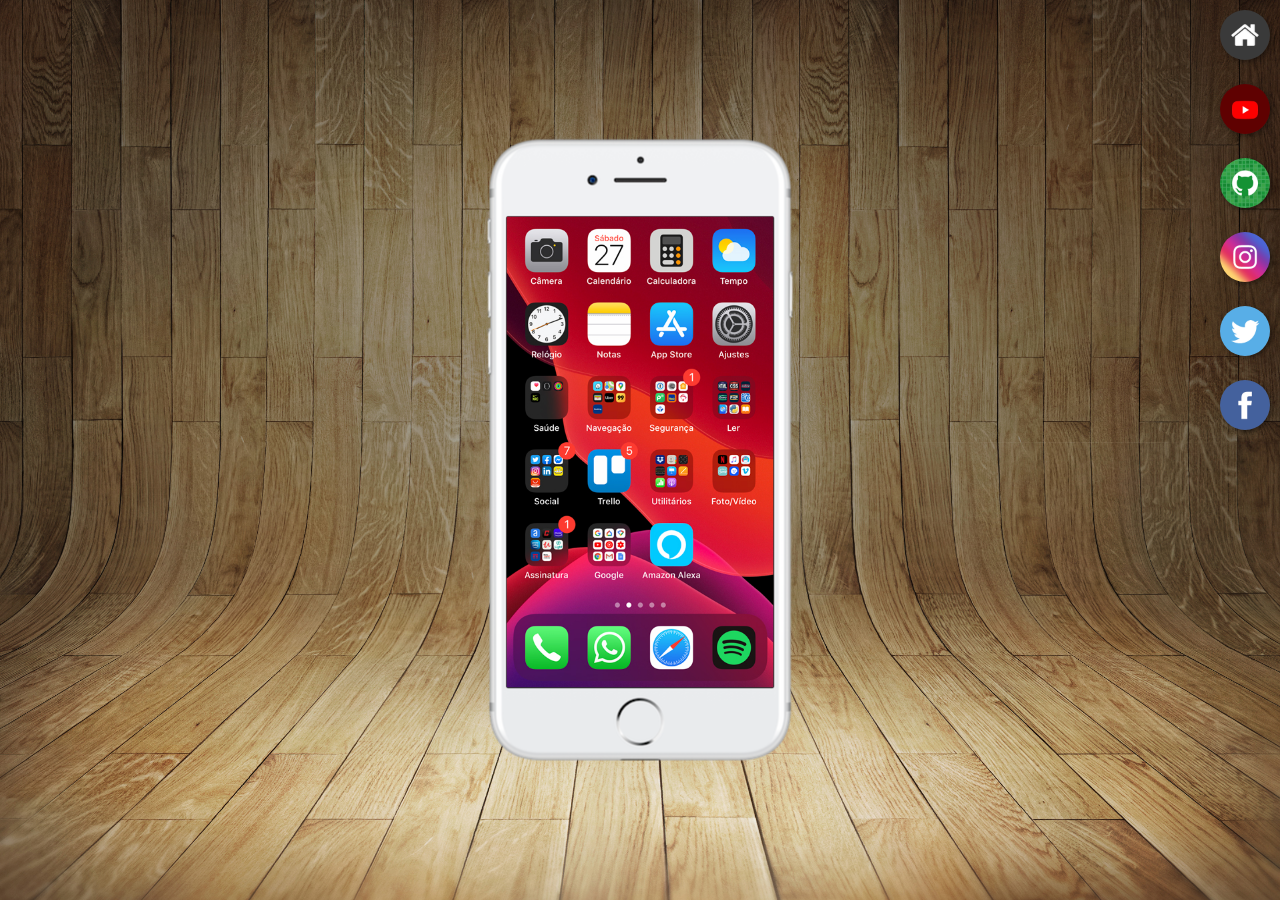
<file: index.html>
<!DOCTYPE html>
<html lang="en">
<head>
    <meta charset="UTF-8">
    <meta name="viewport" content="width=device-width, initial-scale=1.0">
    <link rel="stylesheet" href="estilo/style.css">
    <link rel="shortcut icon" href="imagens/favicon.ico" type="image/x-icon">
    <title>Projeto Redes Sociais</title>
</head>
<body>
    <main>
        <section id="celular">
            <iframe src="telas/home.html" name="tela" id="tela" frameborder="0">

            </iframe>
        </section>
        <section id="redes-sociais">
            <a href="telas/home.html" target="tela"><img src="imagens/logo-home.jpg" alt="home"></a> <br>
            <a href="telas/youtube.html" target="tela"><img src="imagens/logo-youtube.jpg" alt="youtube"></a> <br>
            <a href="telas/github.html" target="tela"><img src="imagens/logo-github.jpg" alt="GitHub"></a> <br>
            <a href="telas/instagram.html" target="tela"><img src="imagens/logo-instagram.jpg" alt="Instagram"></a> <br>
            <a href="telas/twitter.html" target="tela"><img src="imagens/logo-twitter.jpg" alt="Twitter"></a> <br>
            <a href="telas/facebook.html" target="tela"><img src="imagens/logo-facebook.jpg" alt="Facebook"></a>
        </section>
    </main>
</body>
</html>
</file>
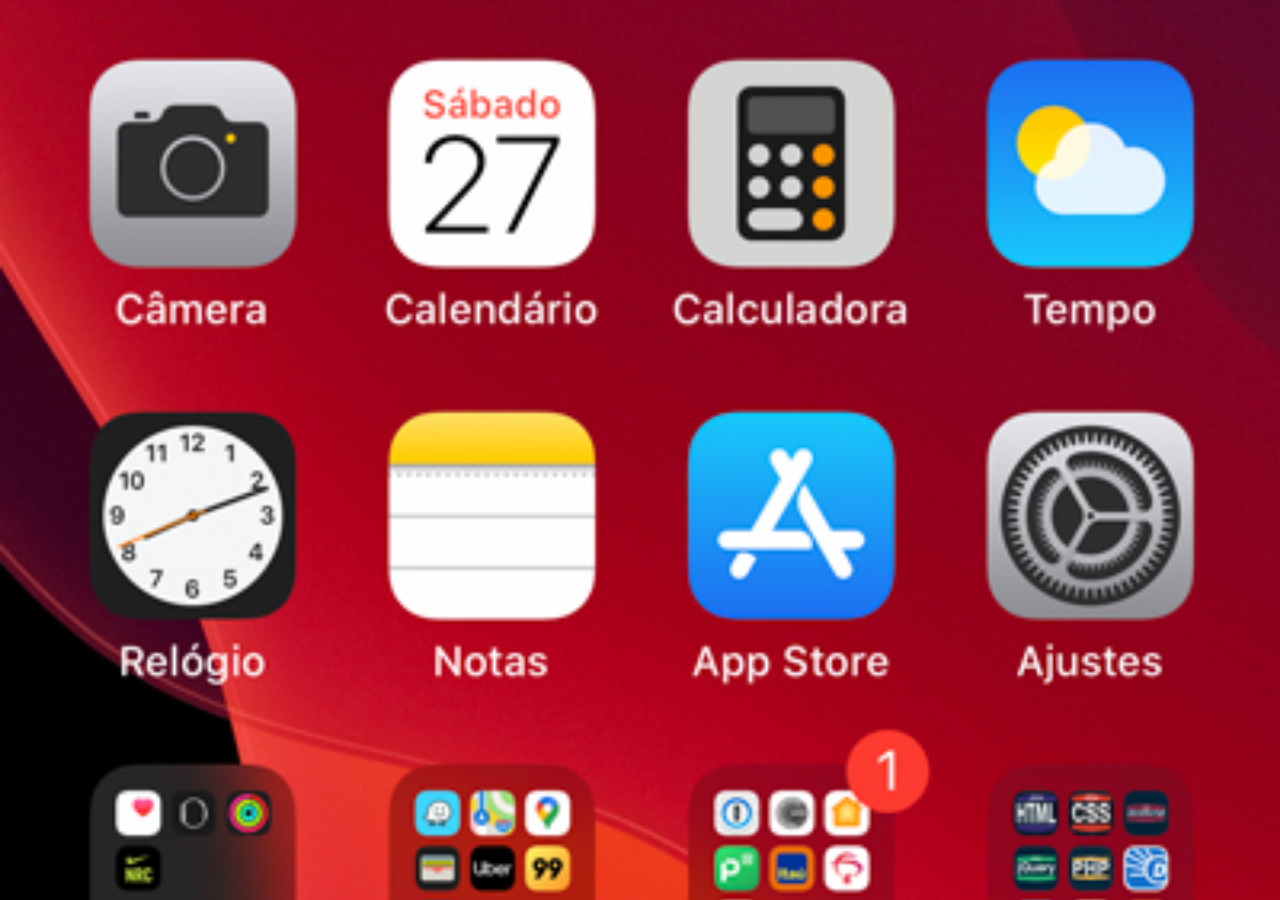
<file: home.html>
<!DOCTYPE html>
<html lang="en">
<head>
    <meta charset="UTF-8">
    <meta name="viewport" content="width=device-width, initial-scale=1.0">
    <title>home</title>
    <style>
        *{
            margin: 0px;
            padding: 0px;
        }

        body{
            width: 100vw;
            height: 100vh;
            background: black url('imagens/tela-home.jpg') top center no-repeat;
            background-size: cover;
        }
    </style>
</head>
<body>
    
</body>
</html>
</file>
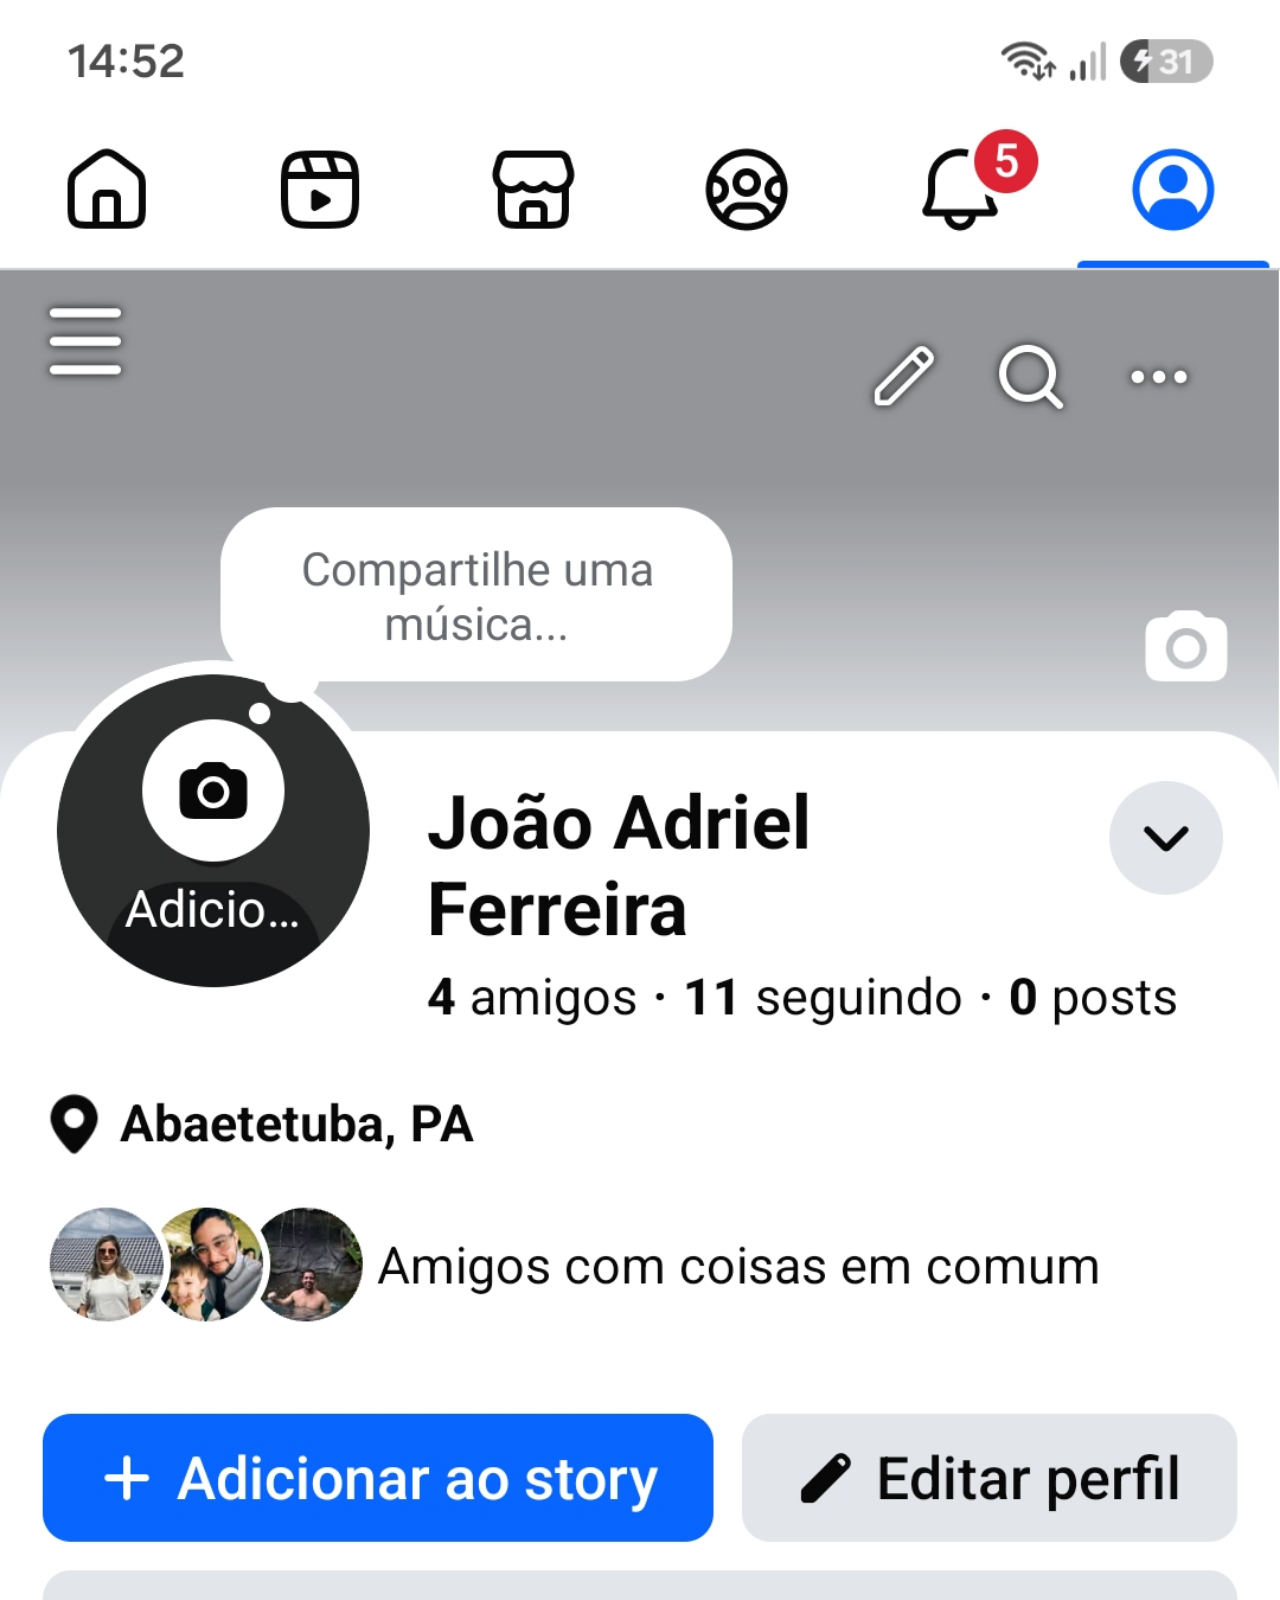
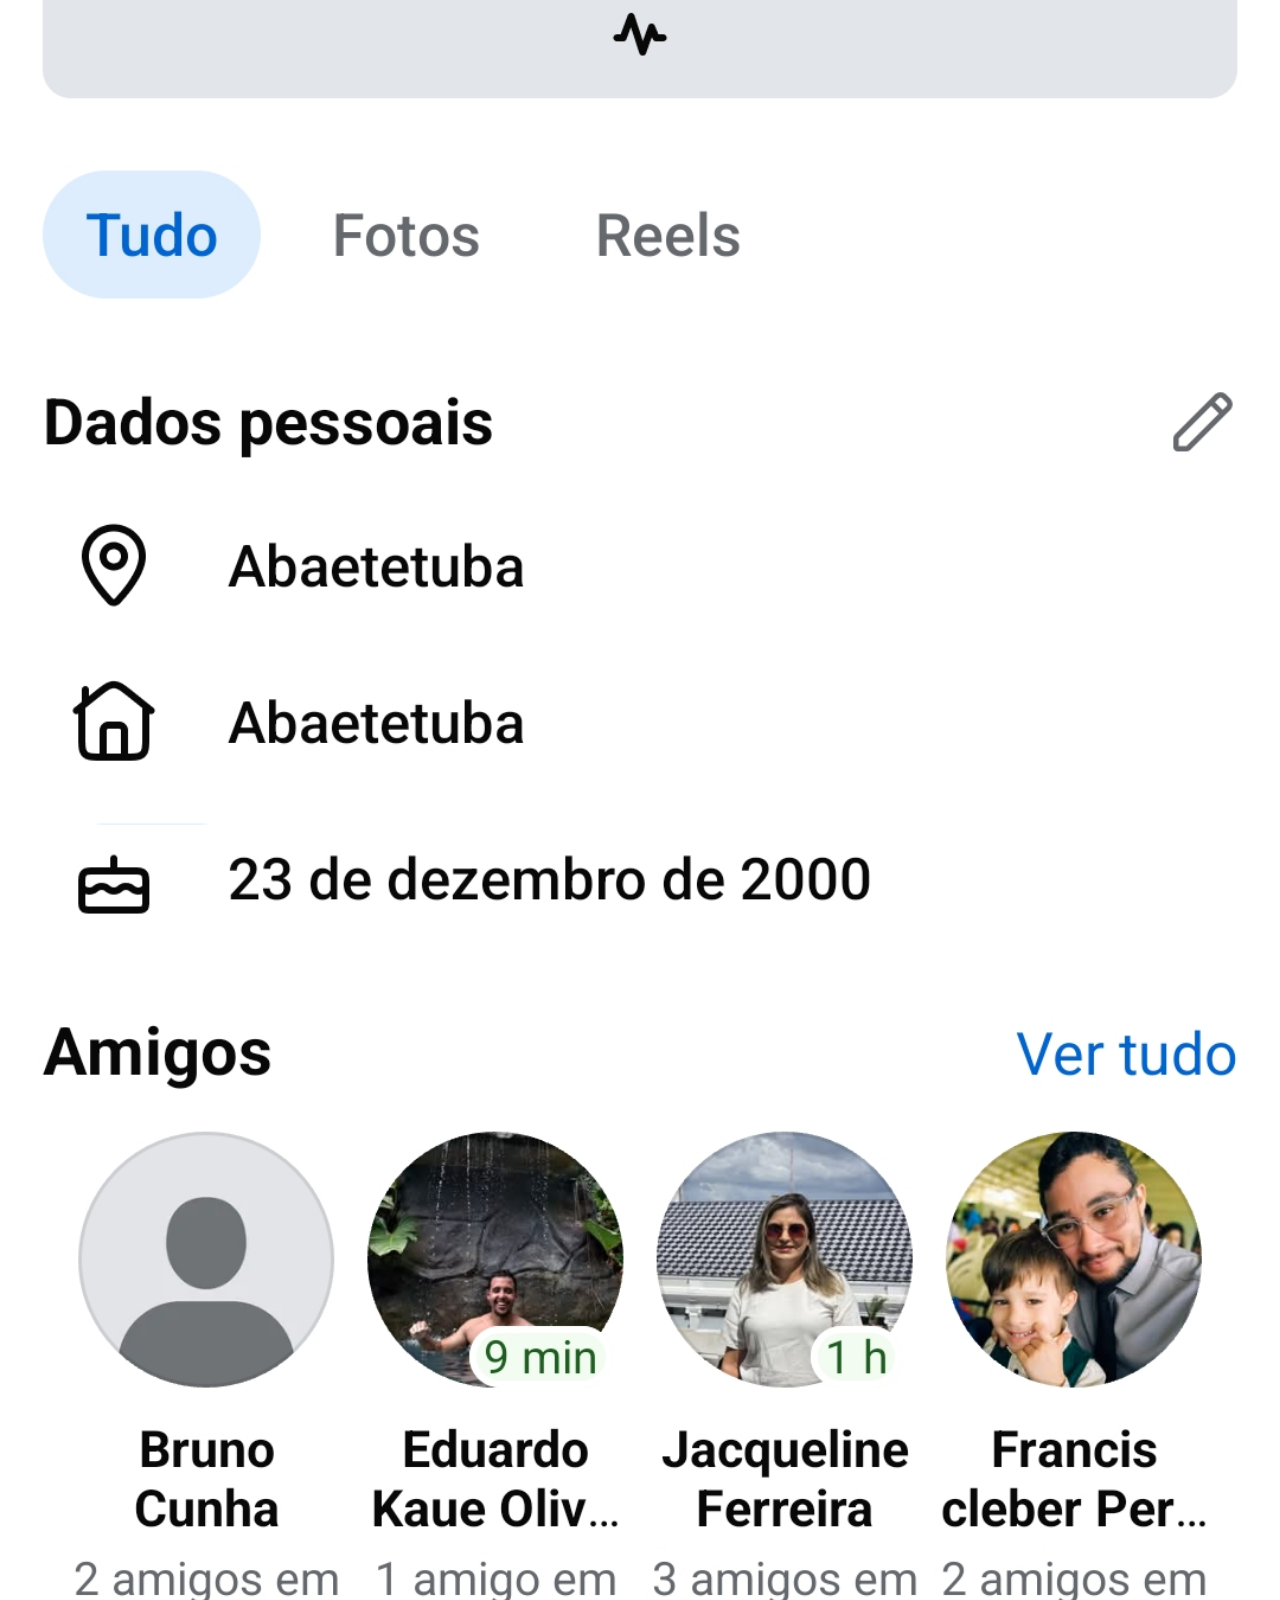
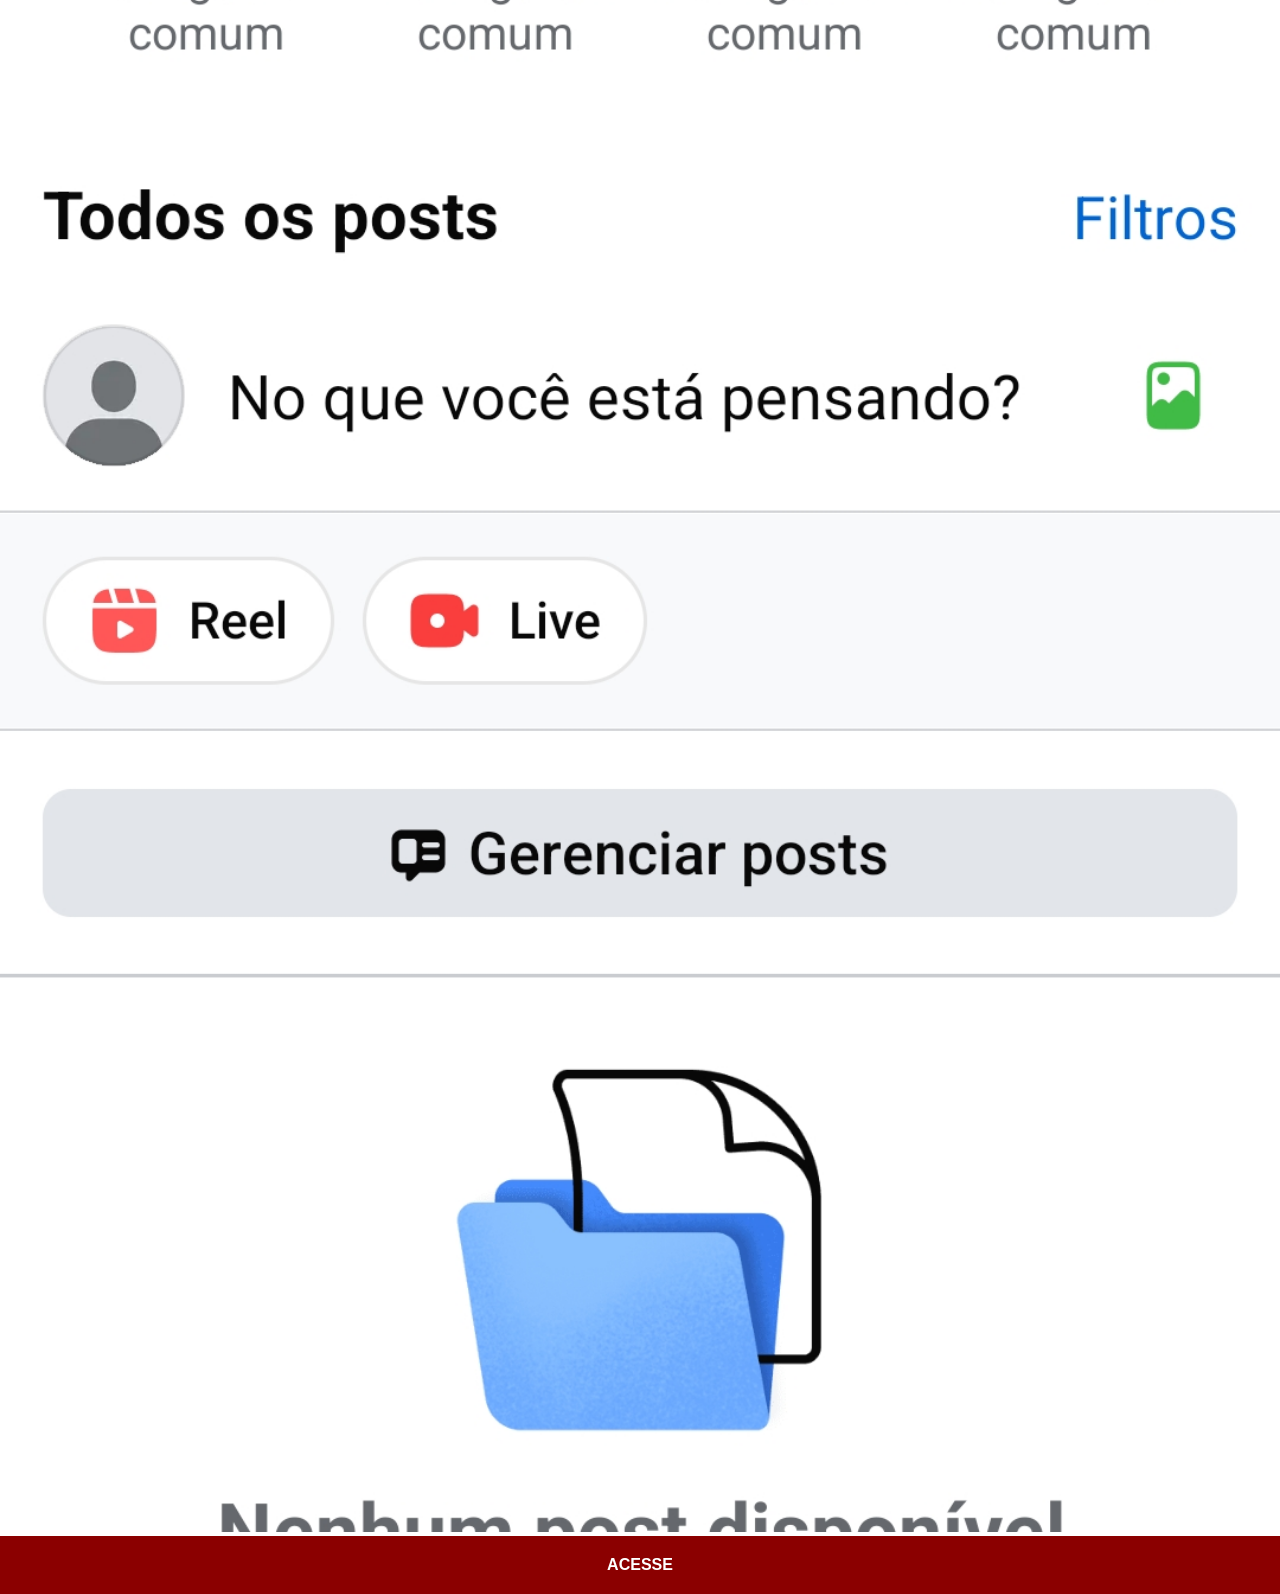
<file: telas/facebook.html>
<!DOCTYPE html>
<html lang="en">
<head>
    <meta charset="UTF-8">
    <meta name="viewport" content="width=device-width, initial-scale=1.0">
    <link rel="stylesheet" href="../estilo/social.css">
    <title>Document</title>
</head>
<body>
    <img src="../imagens/tela-facebook.jpg" alt="">
    <a href="https://www.facebook.com/joaoadriel.ferreira.9/?locale=pt_BR" target="_blank">ACESSE</a>
</body>
</html>
</file>
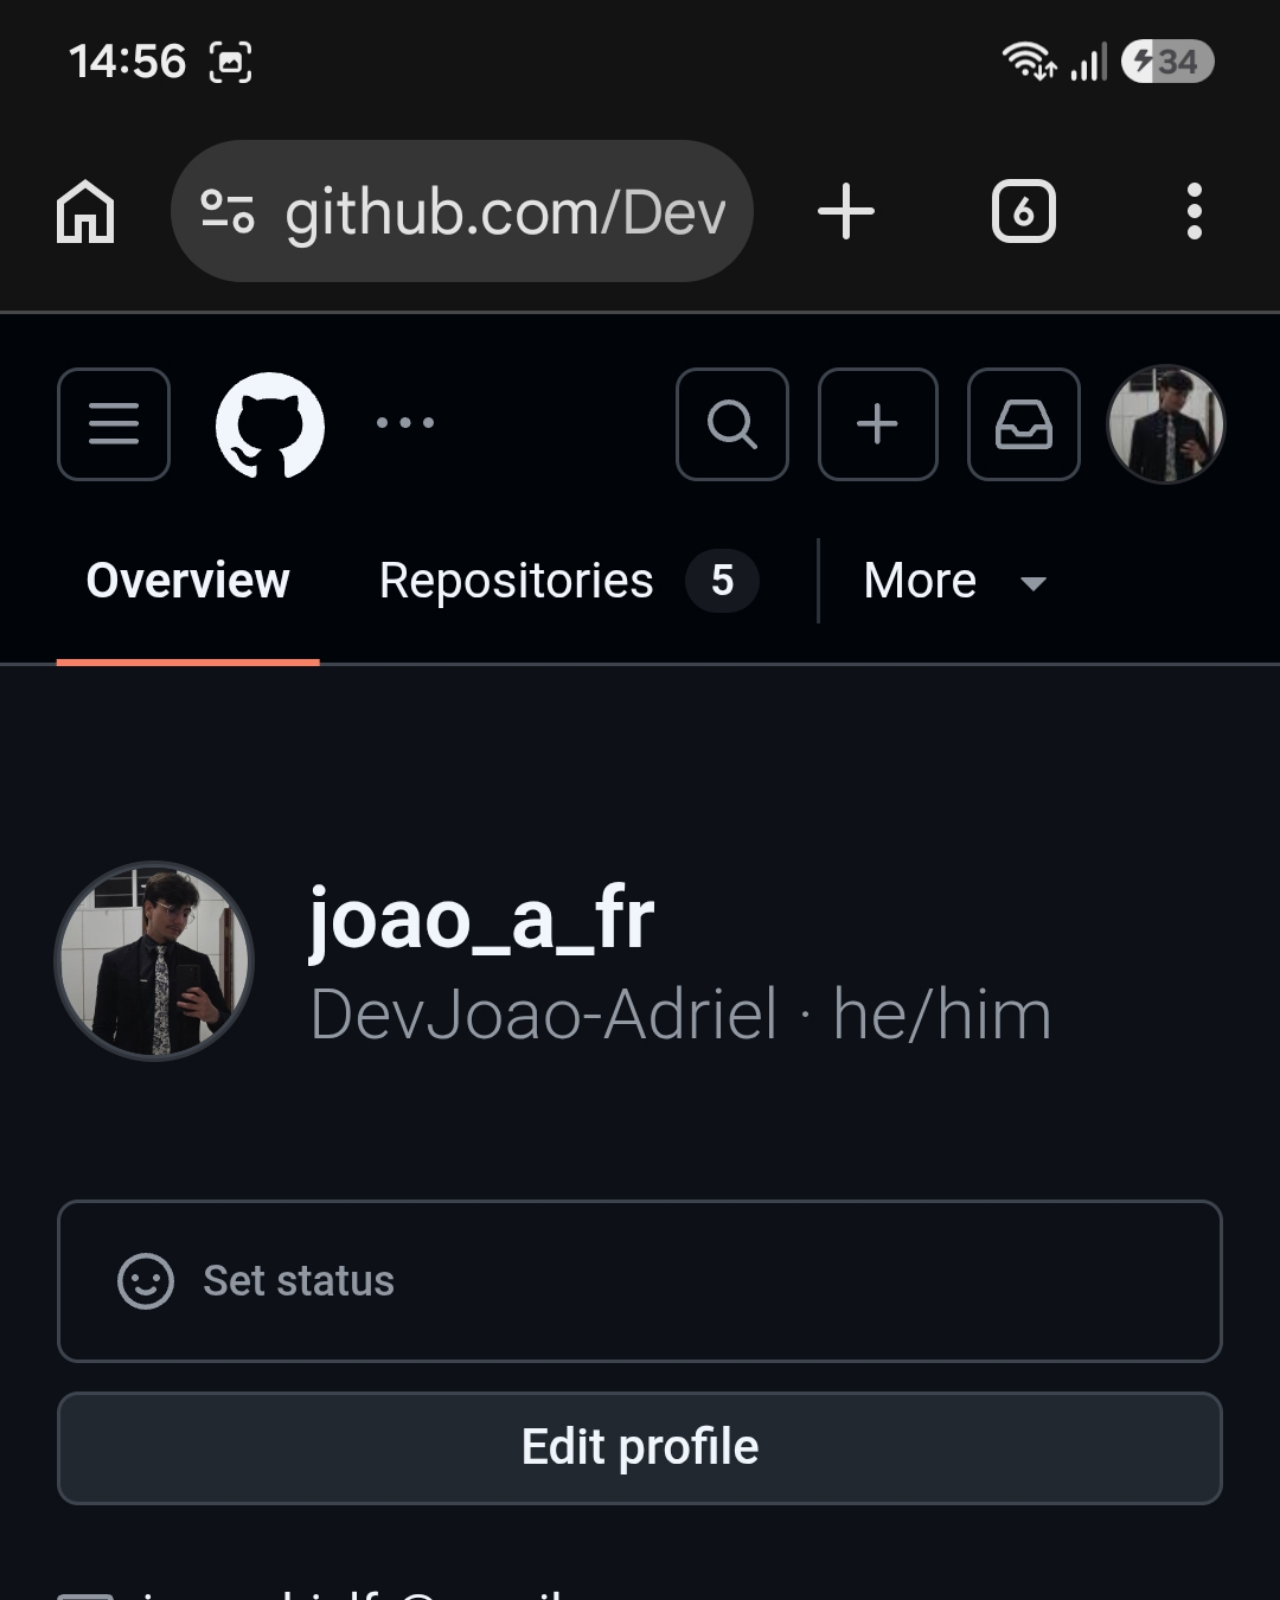
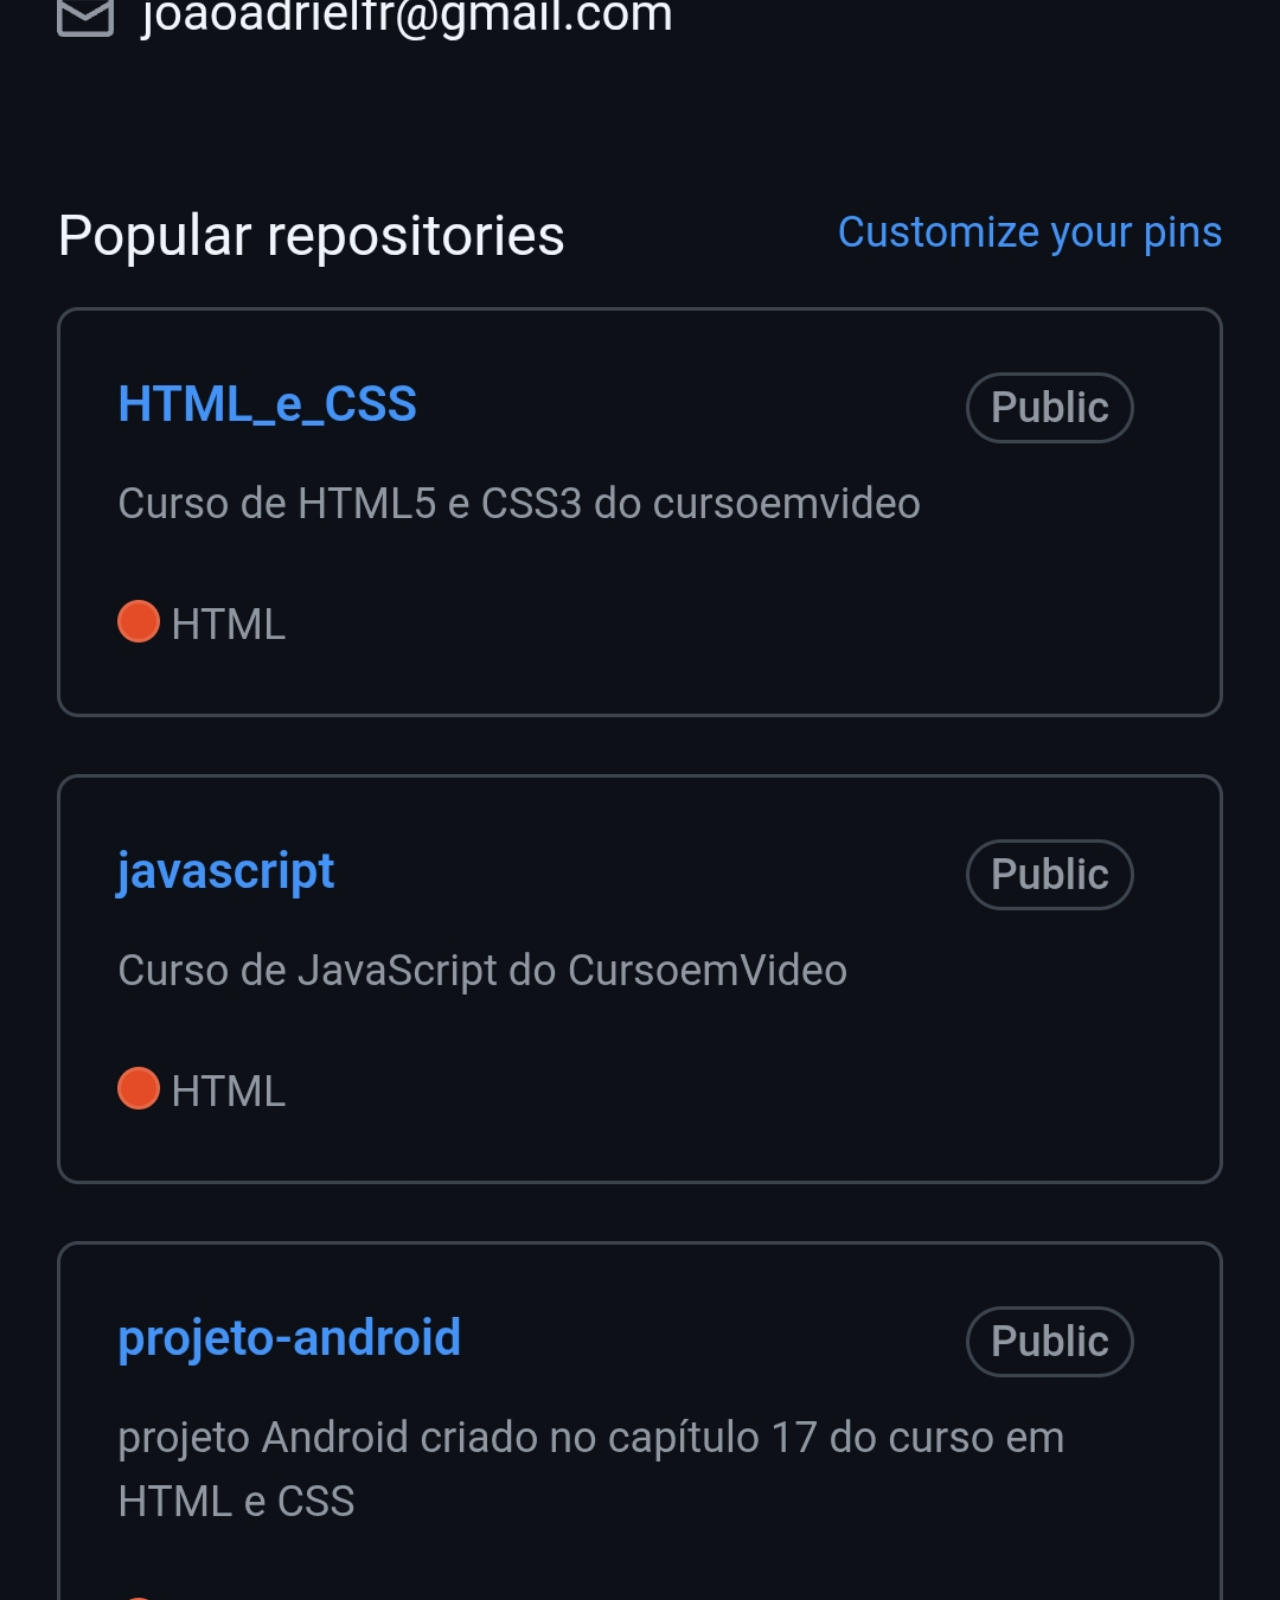
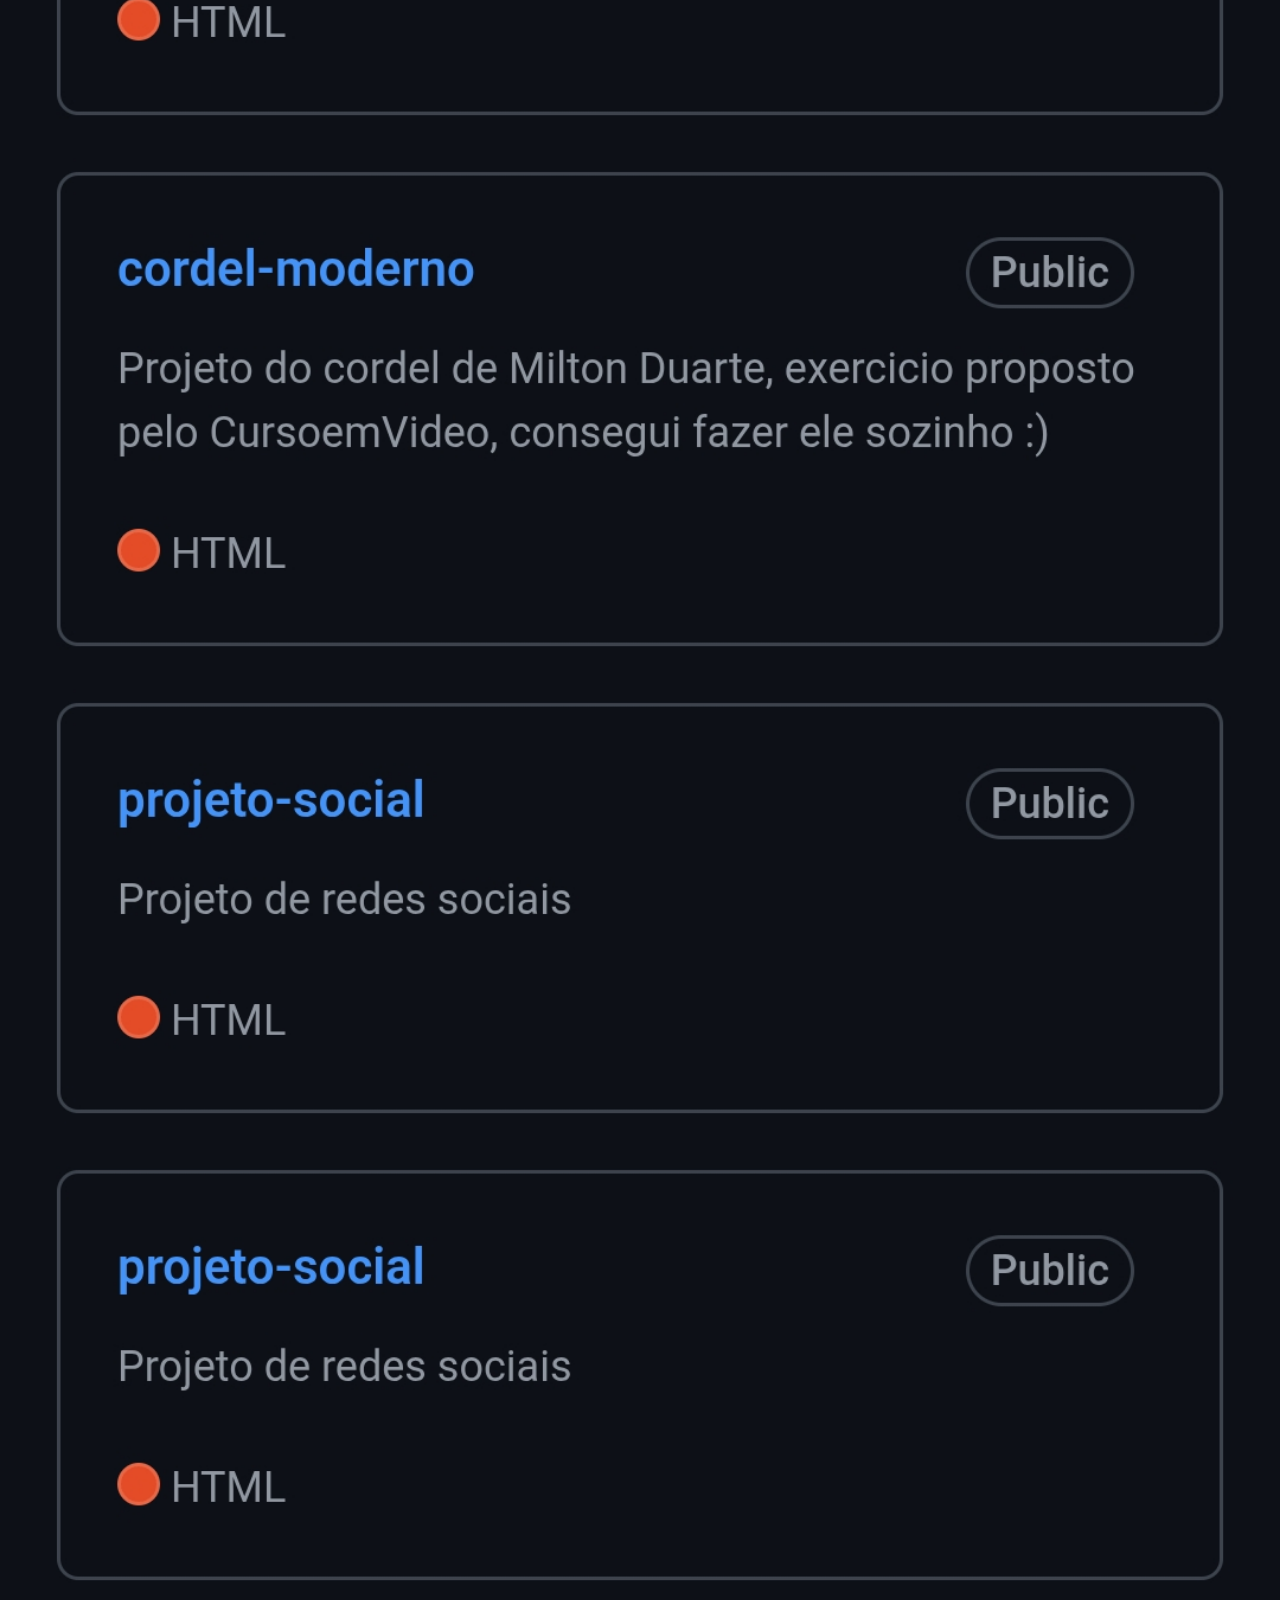
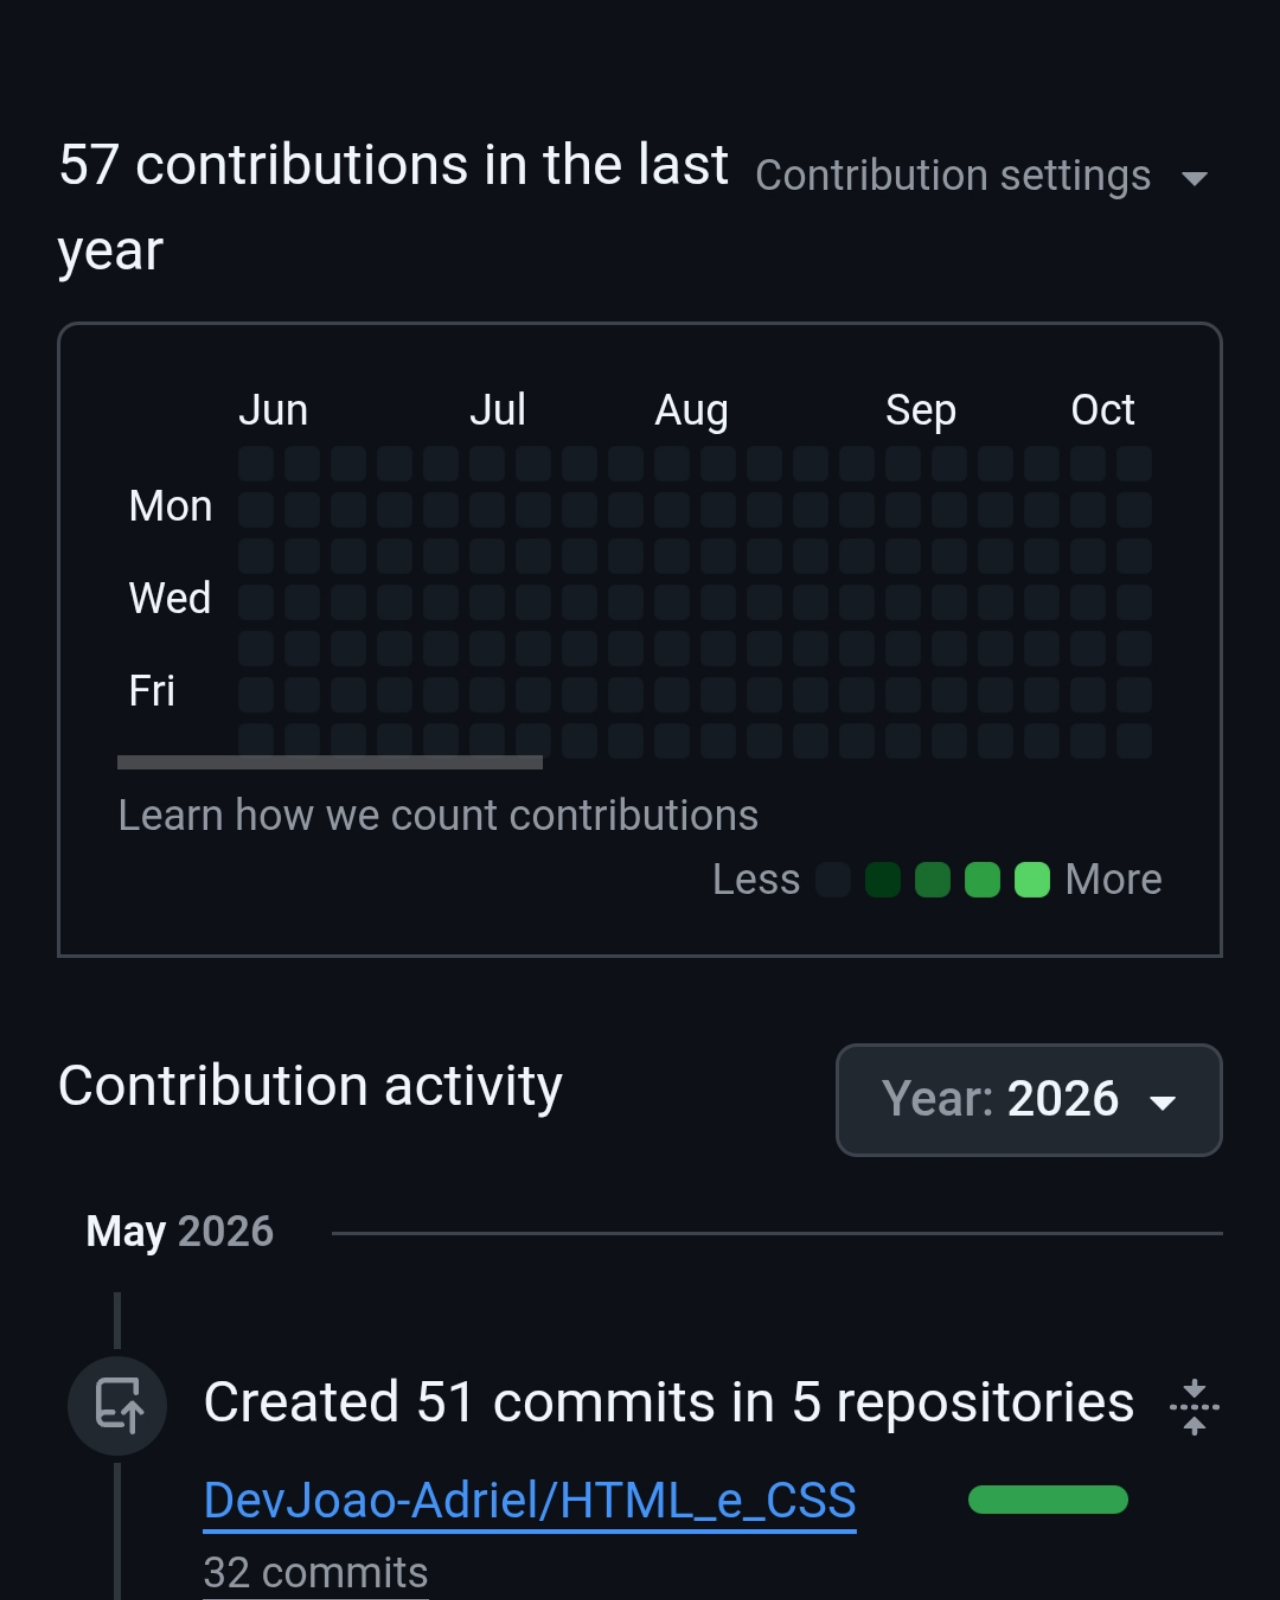
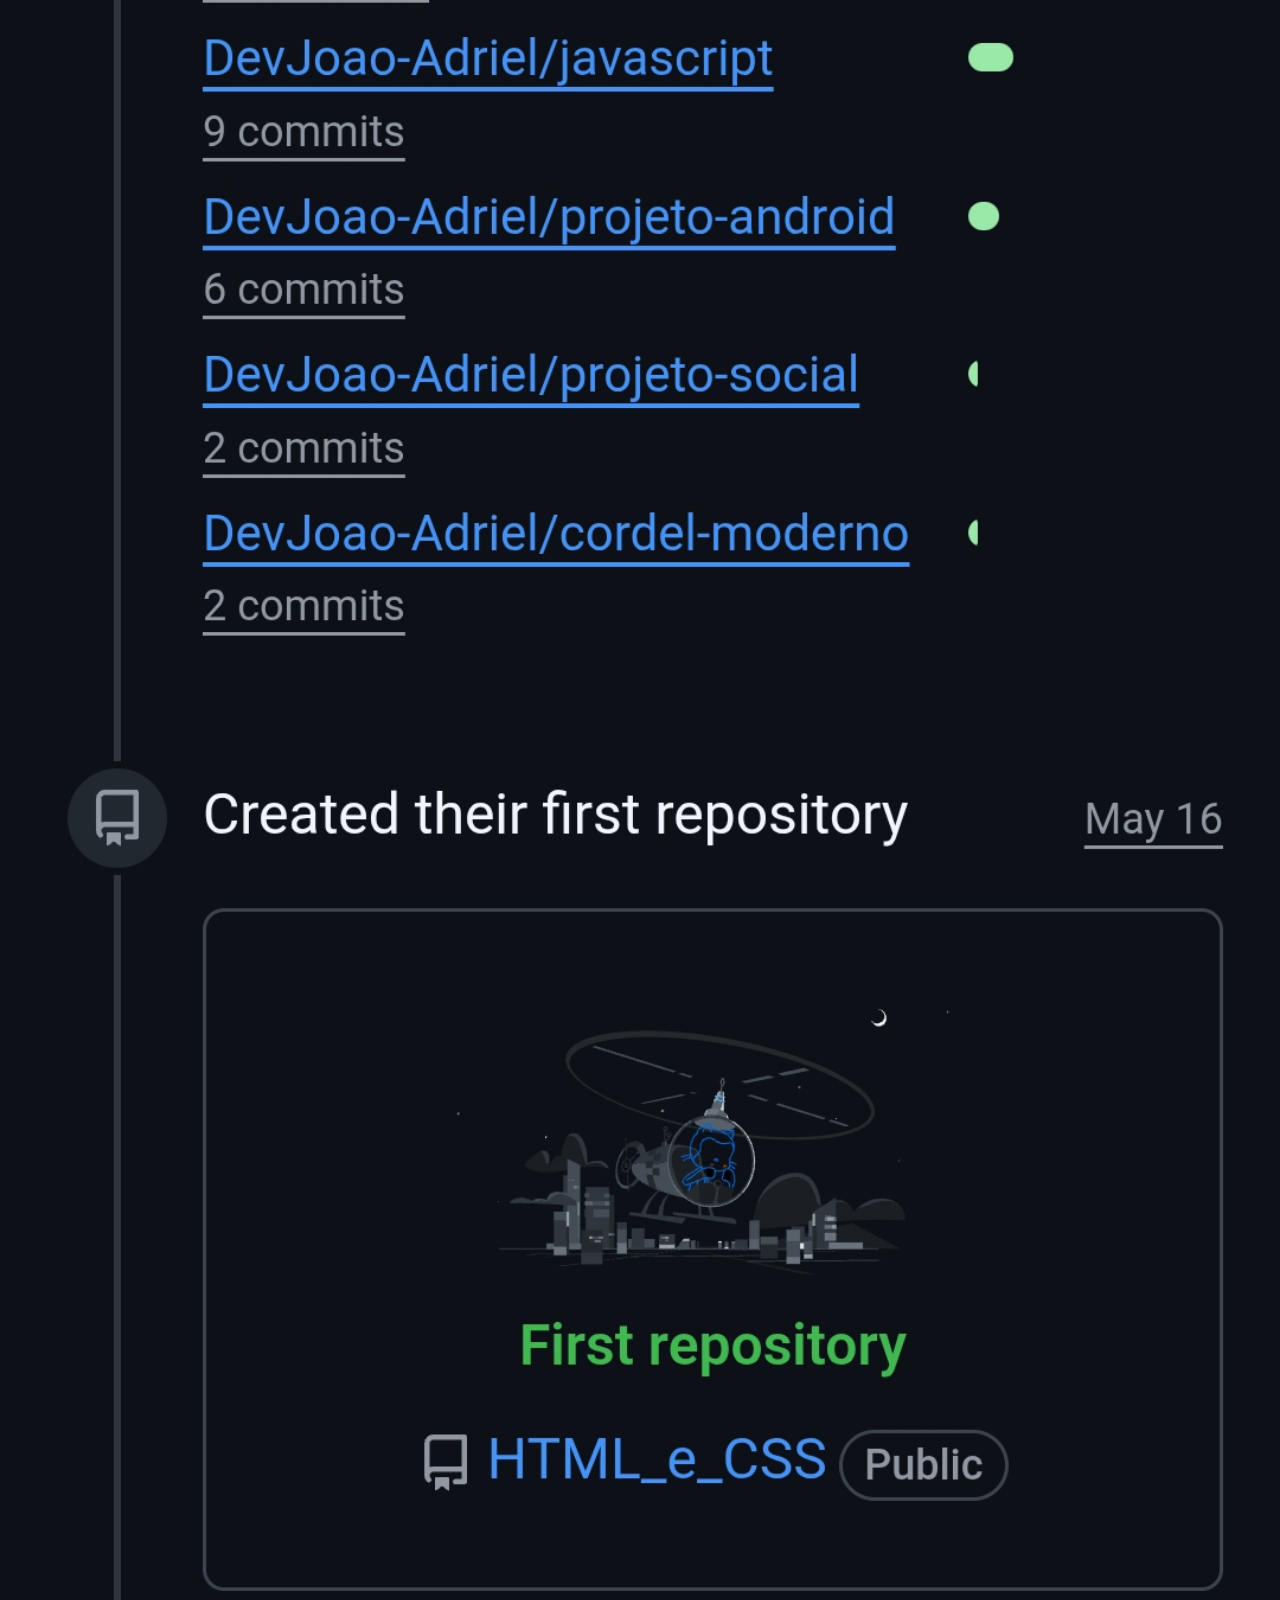
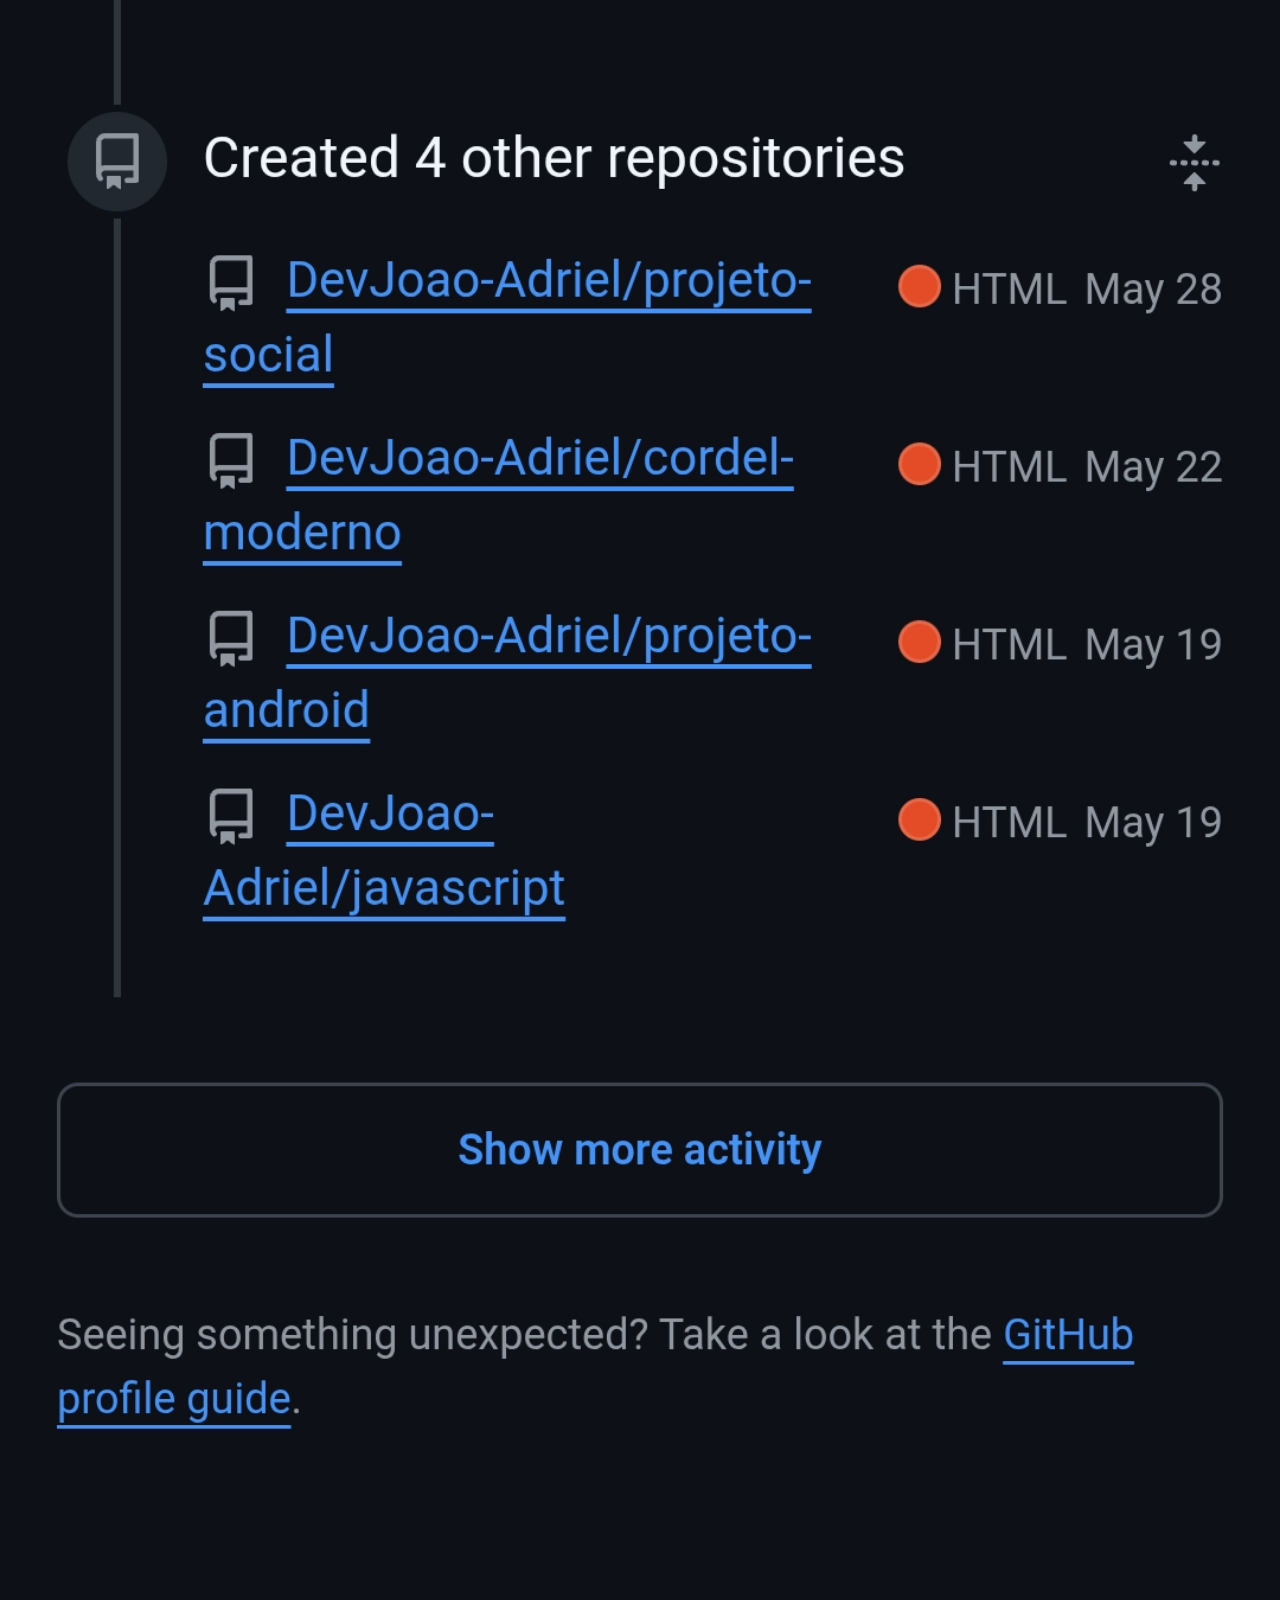
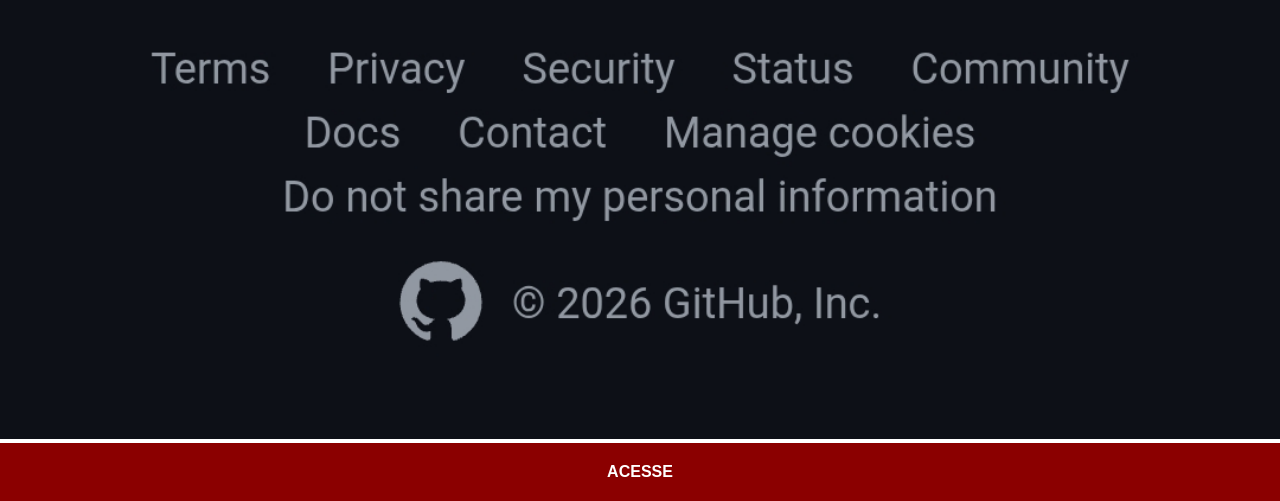
<file: telas/github.html>
<!DOCTYPE html>
<html lang="en">
<head>
    <meta charset="UTF-8">
    <meta name="viewport" content="width=device-width, initial-scale=1.0">
    <link rel="stylesheet" href="../estilo/social.css">
    <title>GitHub</title>
</head>
<body>
    <img src="../imagens/tela-github.jpg" alt="Tela do GitHub">
    <a href="https://github.com/DevJoao-Adriel" target="_blank">ACESSE</a>
</body>
</html>
</file>
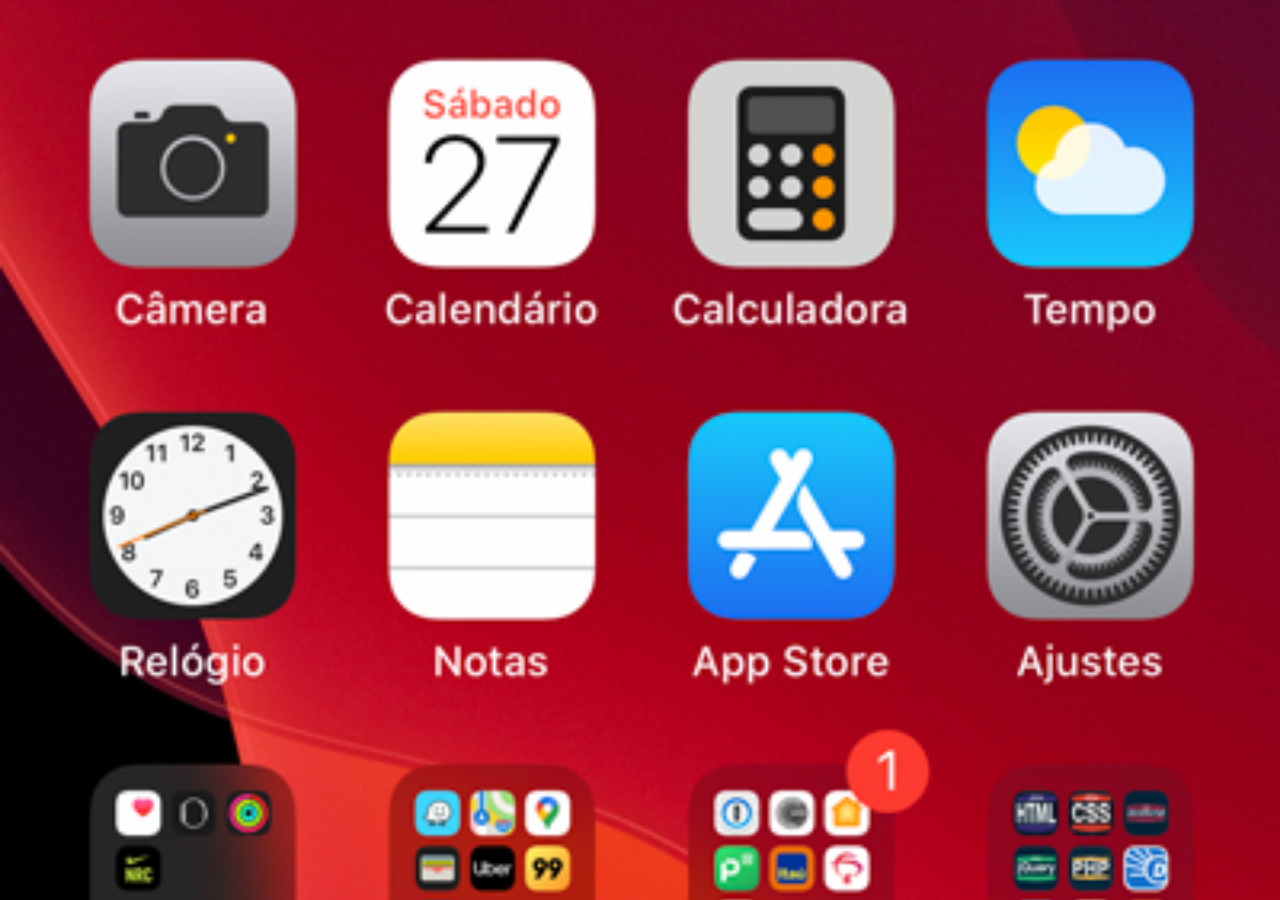
<file: telas/home.html>
<!DOCTYPE html>
<html lang="en">
<head>
    <meta charset="UTF-8">
    <meta name="viewport" content="width=device-width, initial-scale=1.0">
    <title>home</title>
    <style>
        *{
            margin: 0px;
            padding: 0px;
        }

        body{
            width: 100vw;
            height: 100vh;
            background: black url('../imagens/tela-home.jpg') top center no-repeat;
            background-size: cover;
        }
    </style>
</head>
<body>
    
</body>
</html>
</file>
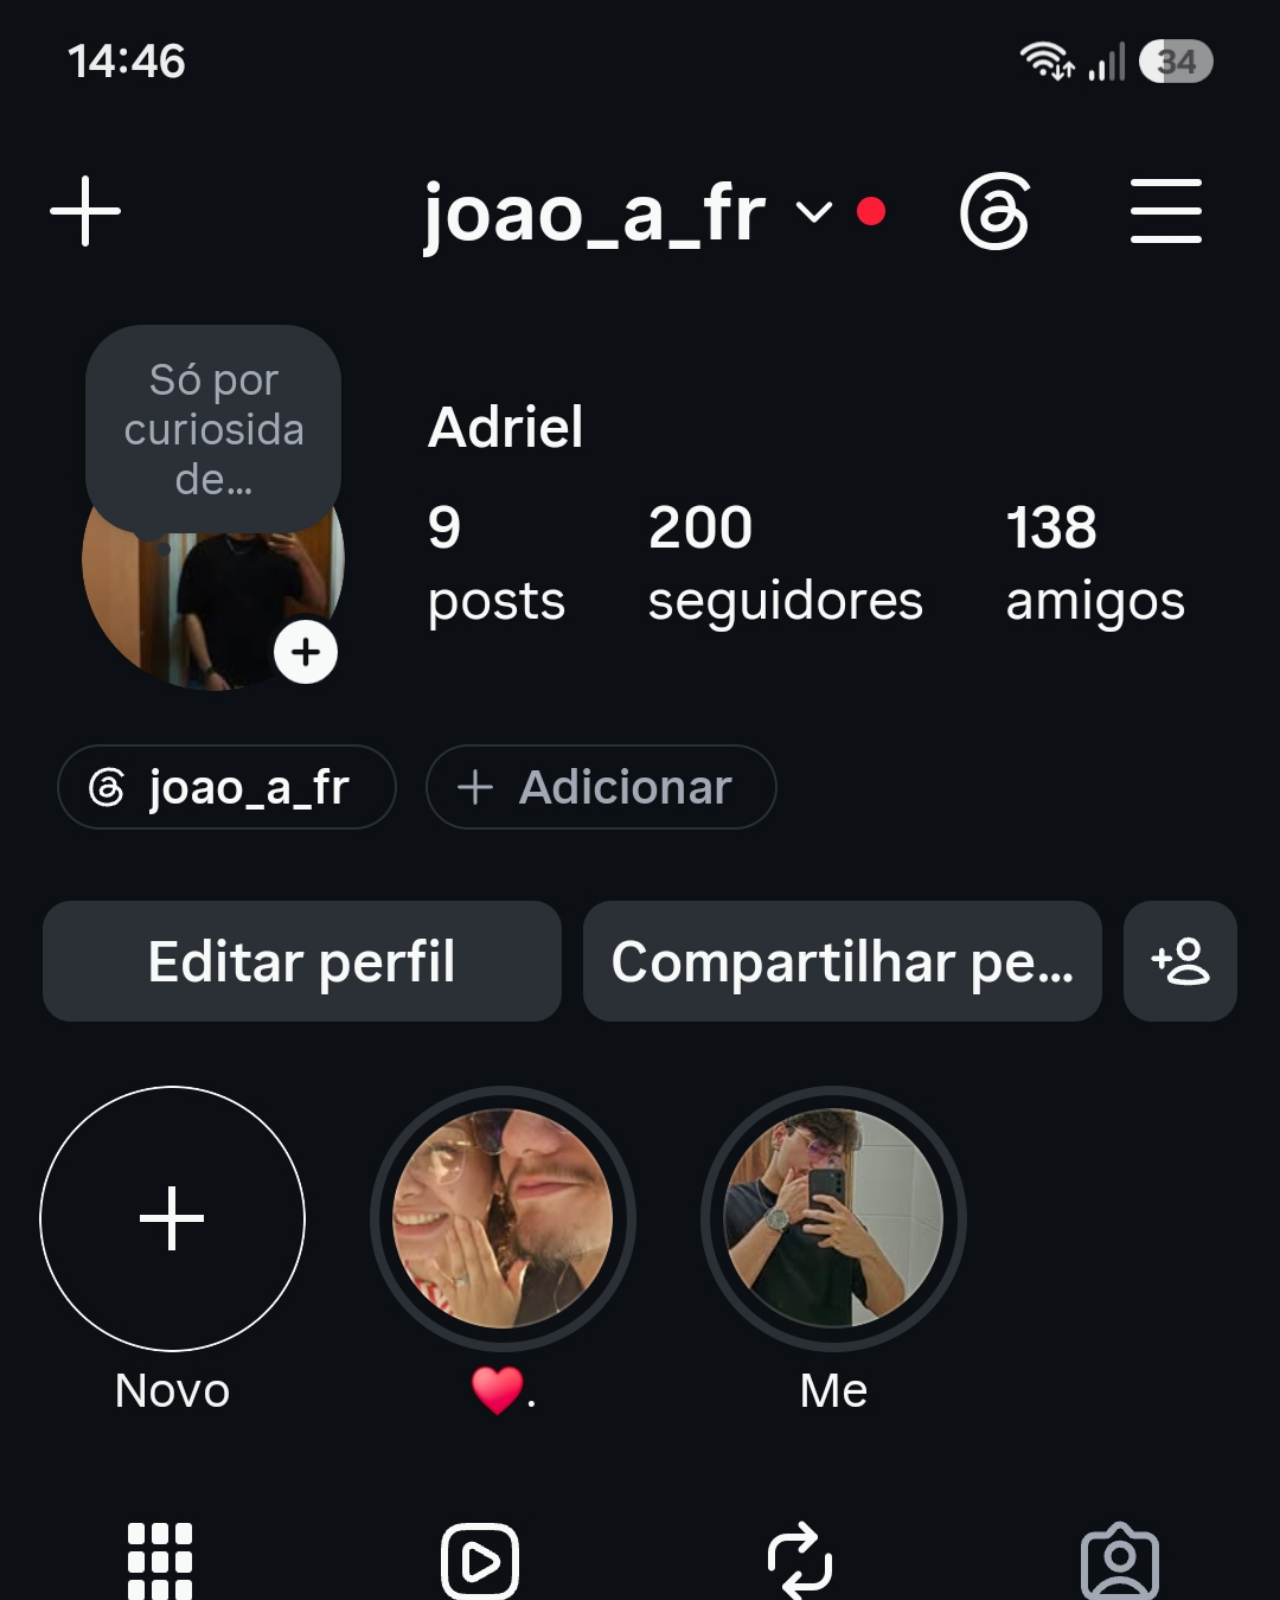
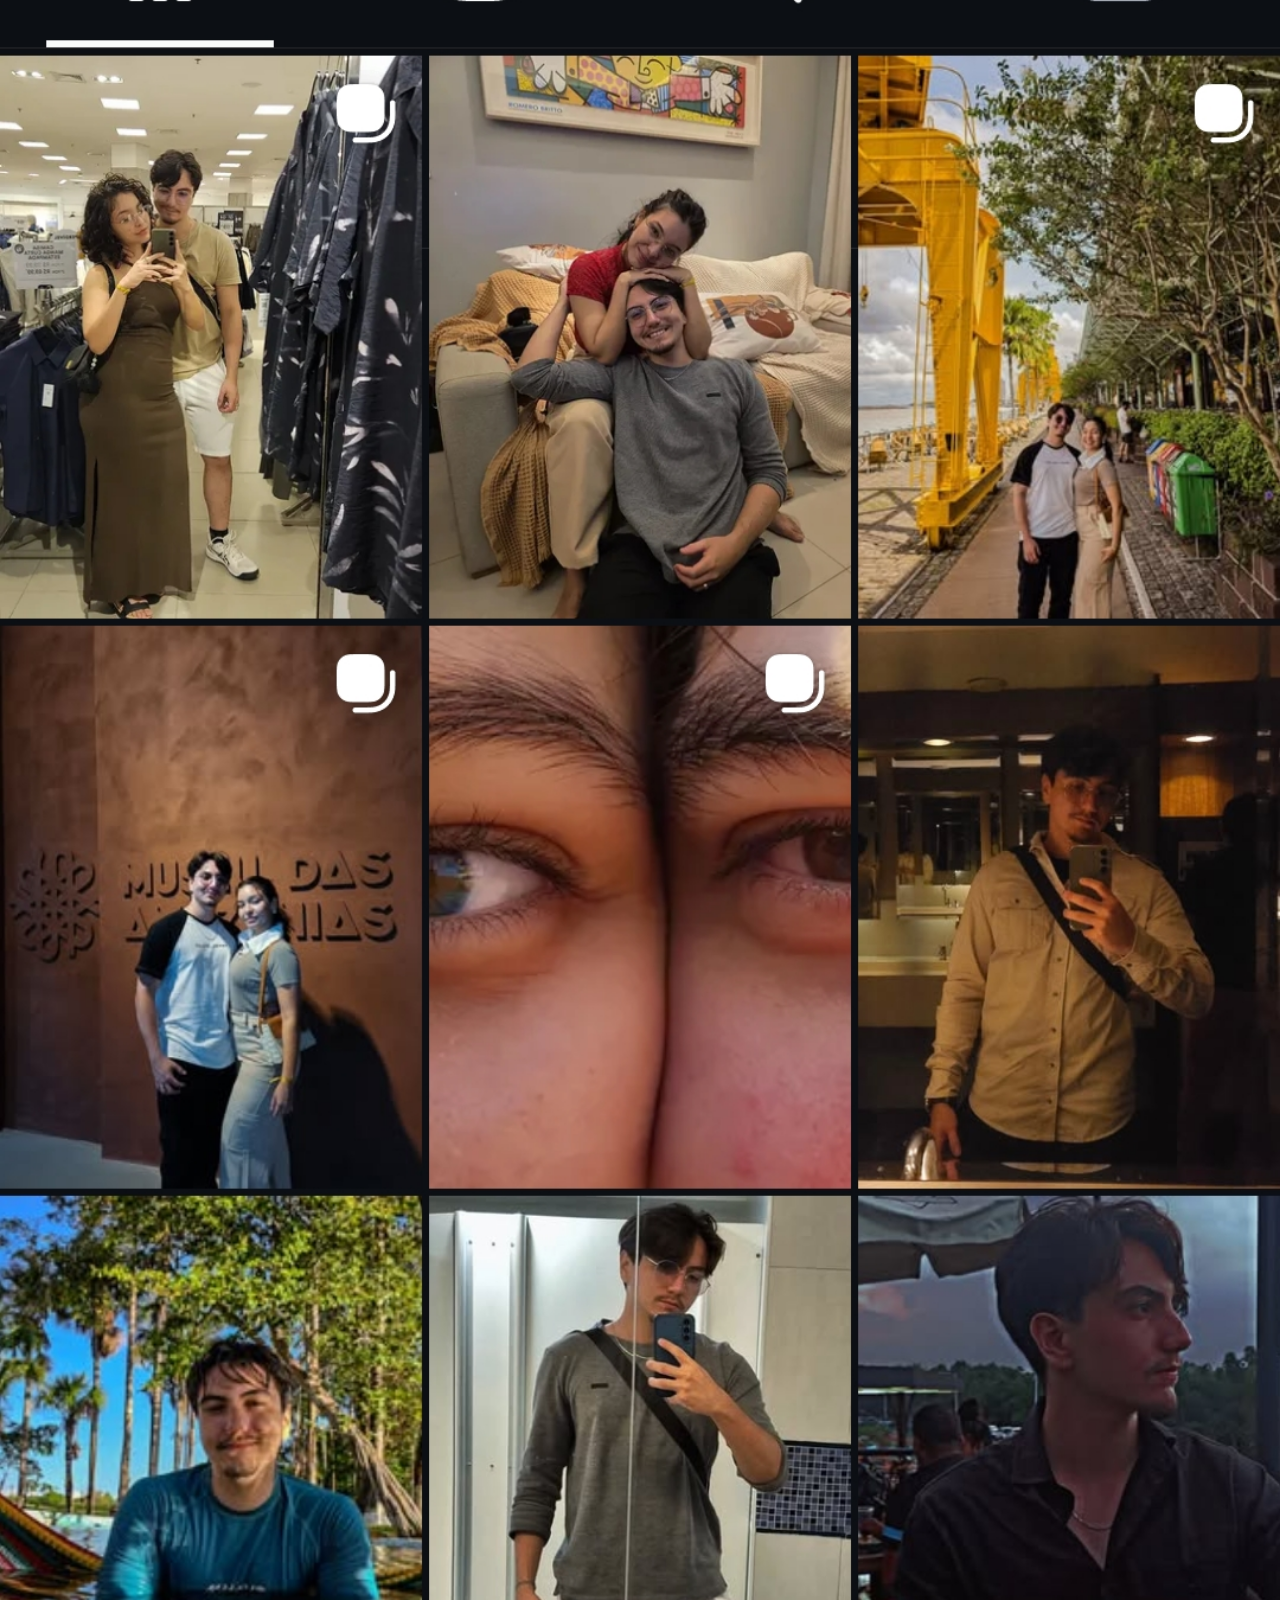
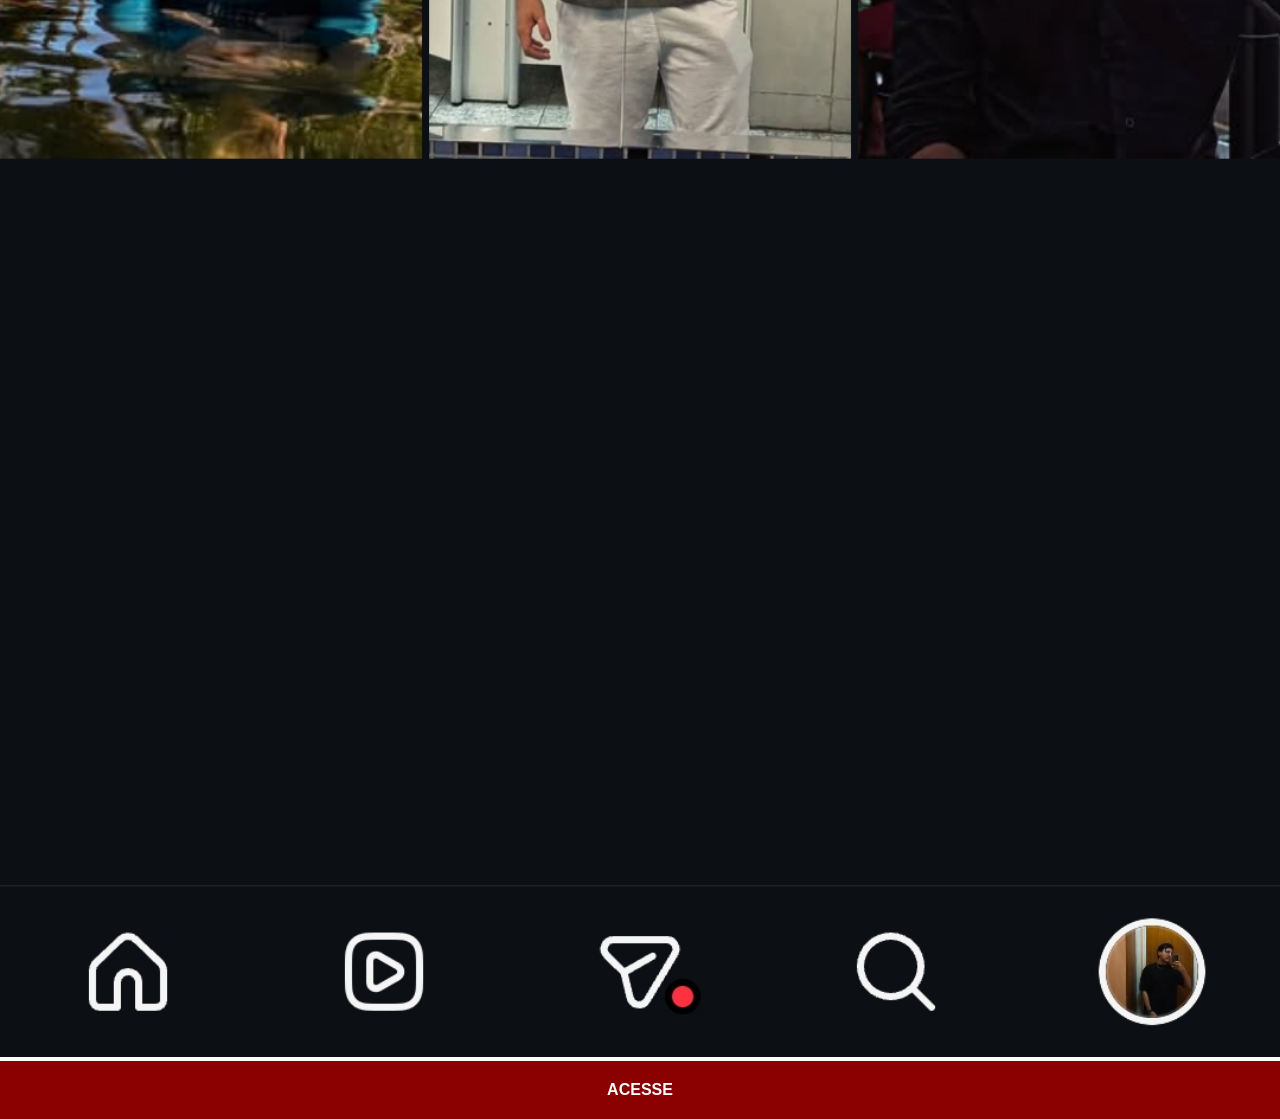
<file: telas/instagram.html>
<!DOCTYPE html>
<html lang="en">
<head>
    <meta charset="UTF-8">
    <meta name="viewport" content="width=device-width, initial-scale=1.0">
    <link rel="stylesheet" href="../estilo/social.css">
    <title>Document</title>
</head>
<body>
    <img src="../imagens/tela-instagram.jpg" alt="Tela do Instagram">
    <a href="https://www.instagram.com/joao_a_fr/" target="_blank">ACESSE</a>
</body>
</html>
</file>
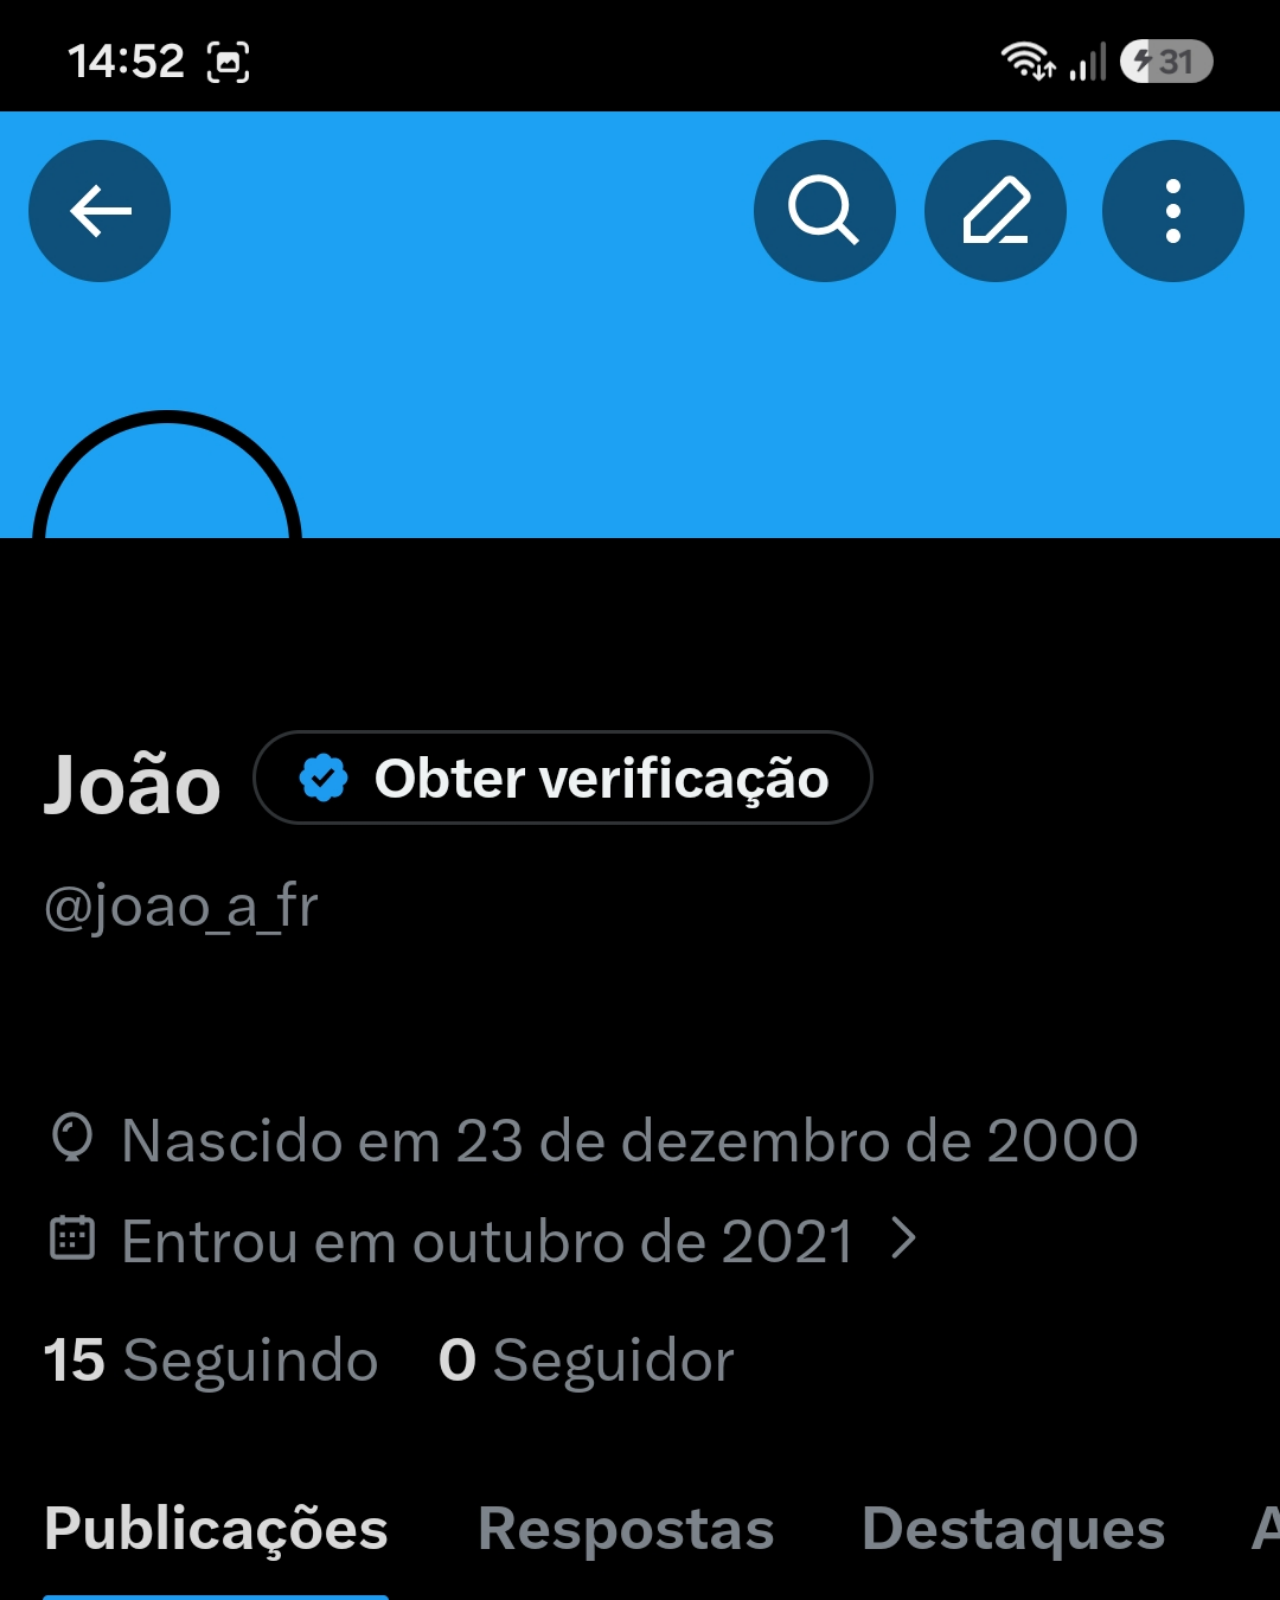
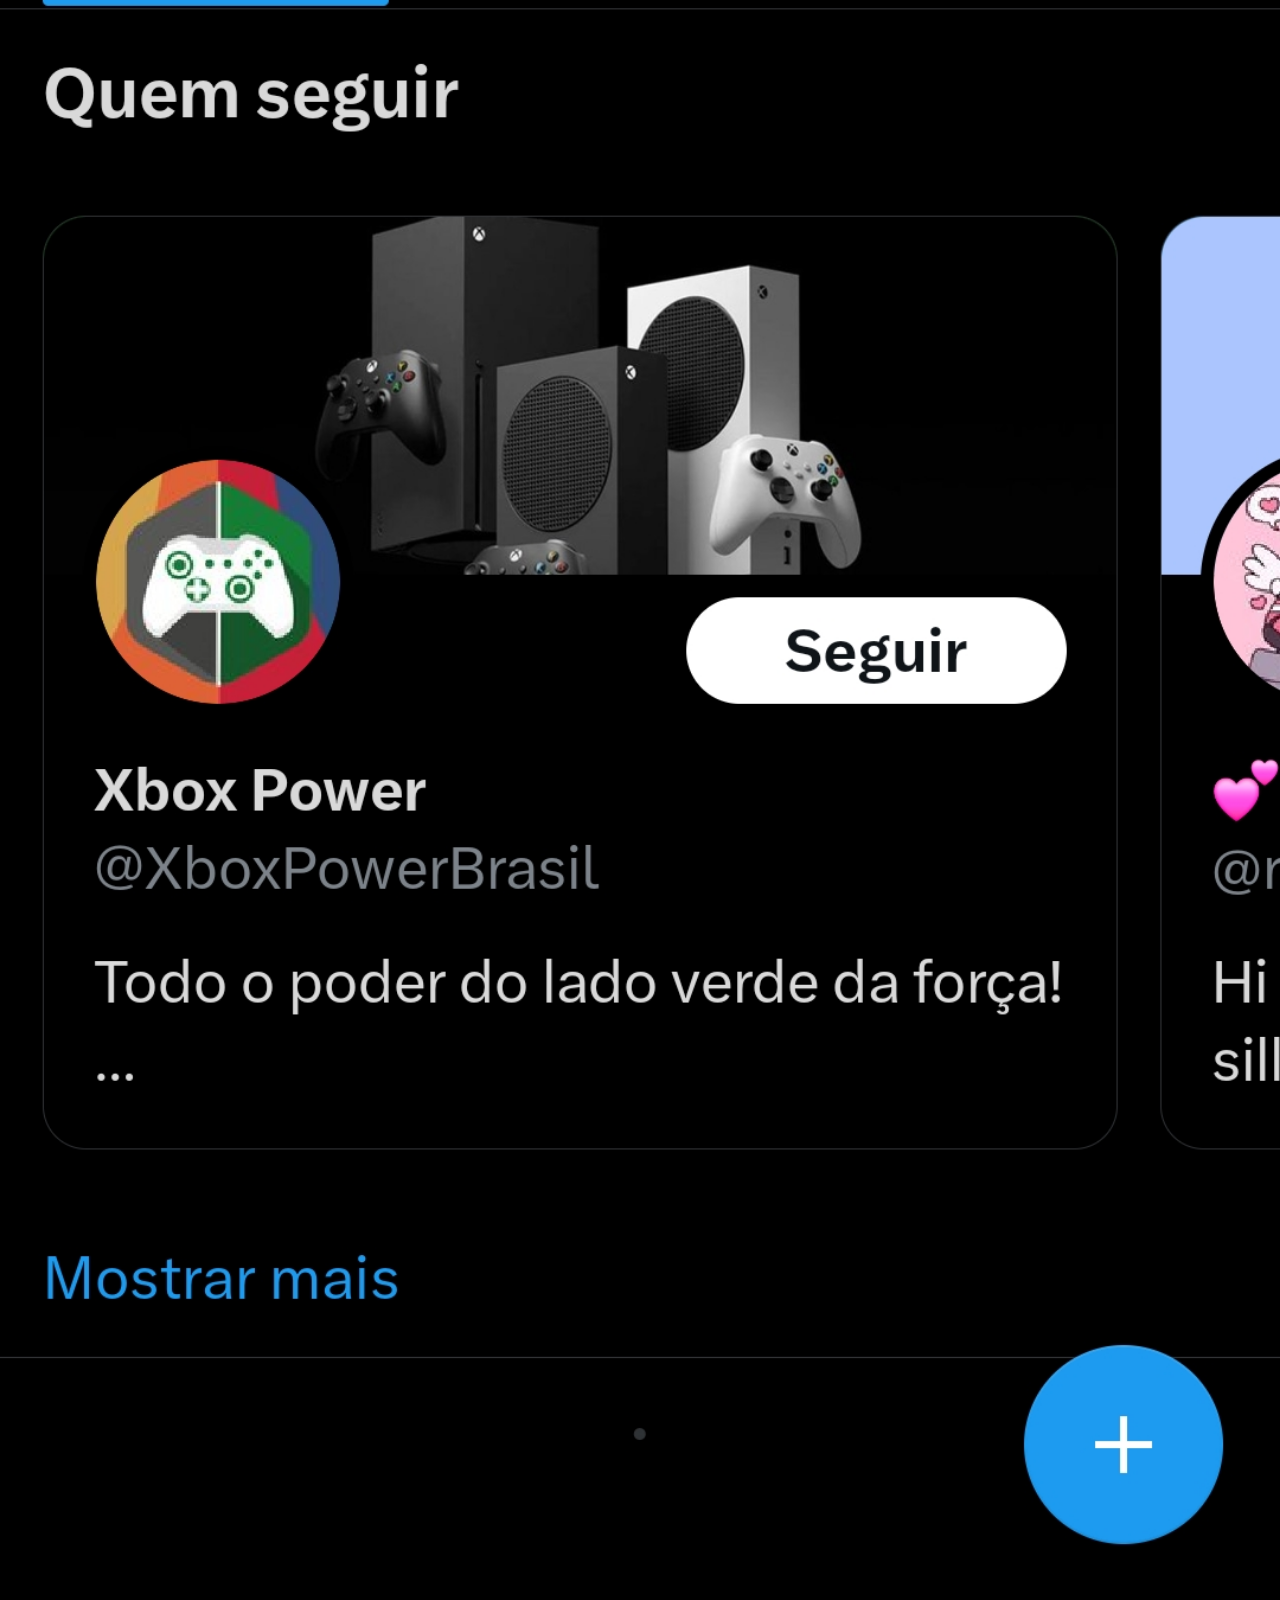
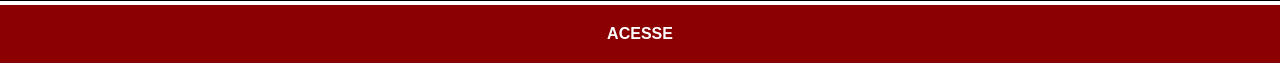
<file: telas/twitter.html>
<!DOCTYPE html>
<html lang="en">
<head>
    <meta charset="UTF-8">
    <meta name="viewport" content="width=device-width, initial-scale=1.0">
    <link rel="stylesheet" href="../estilo/social.css">
    <title>Document</title>
</head>
<body>
    <img src="../imagens/tela-x.jpg" alt="Tela do Twitter">
    <a href="https://x.com/joao_a_fr" target="_blank">ACESSE</a>
</body>
</html>
</file>
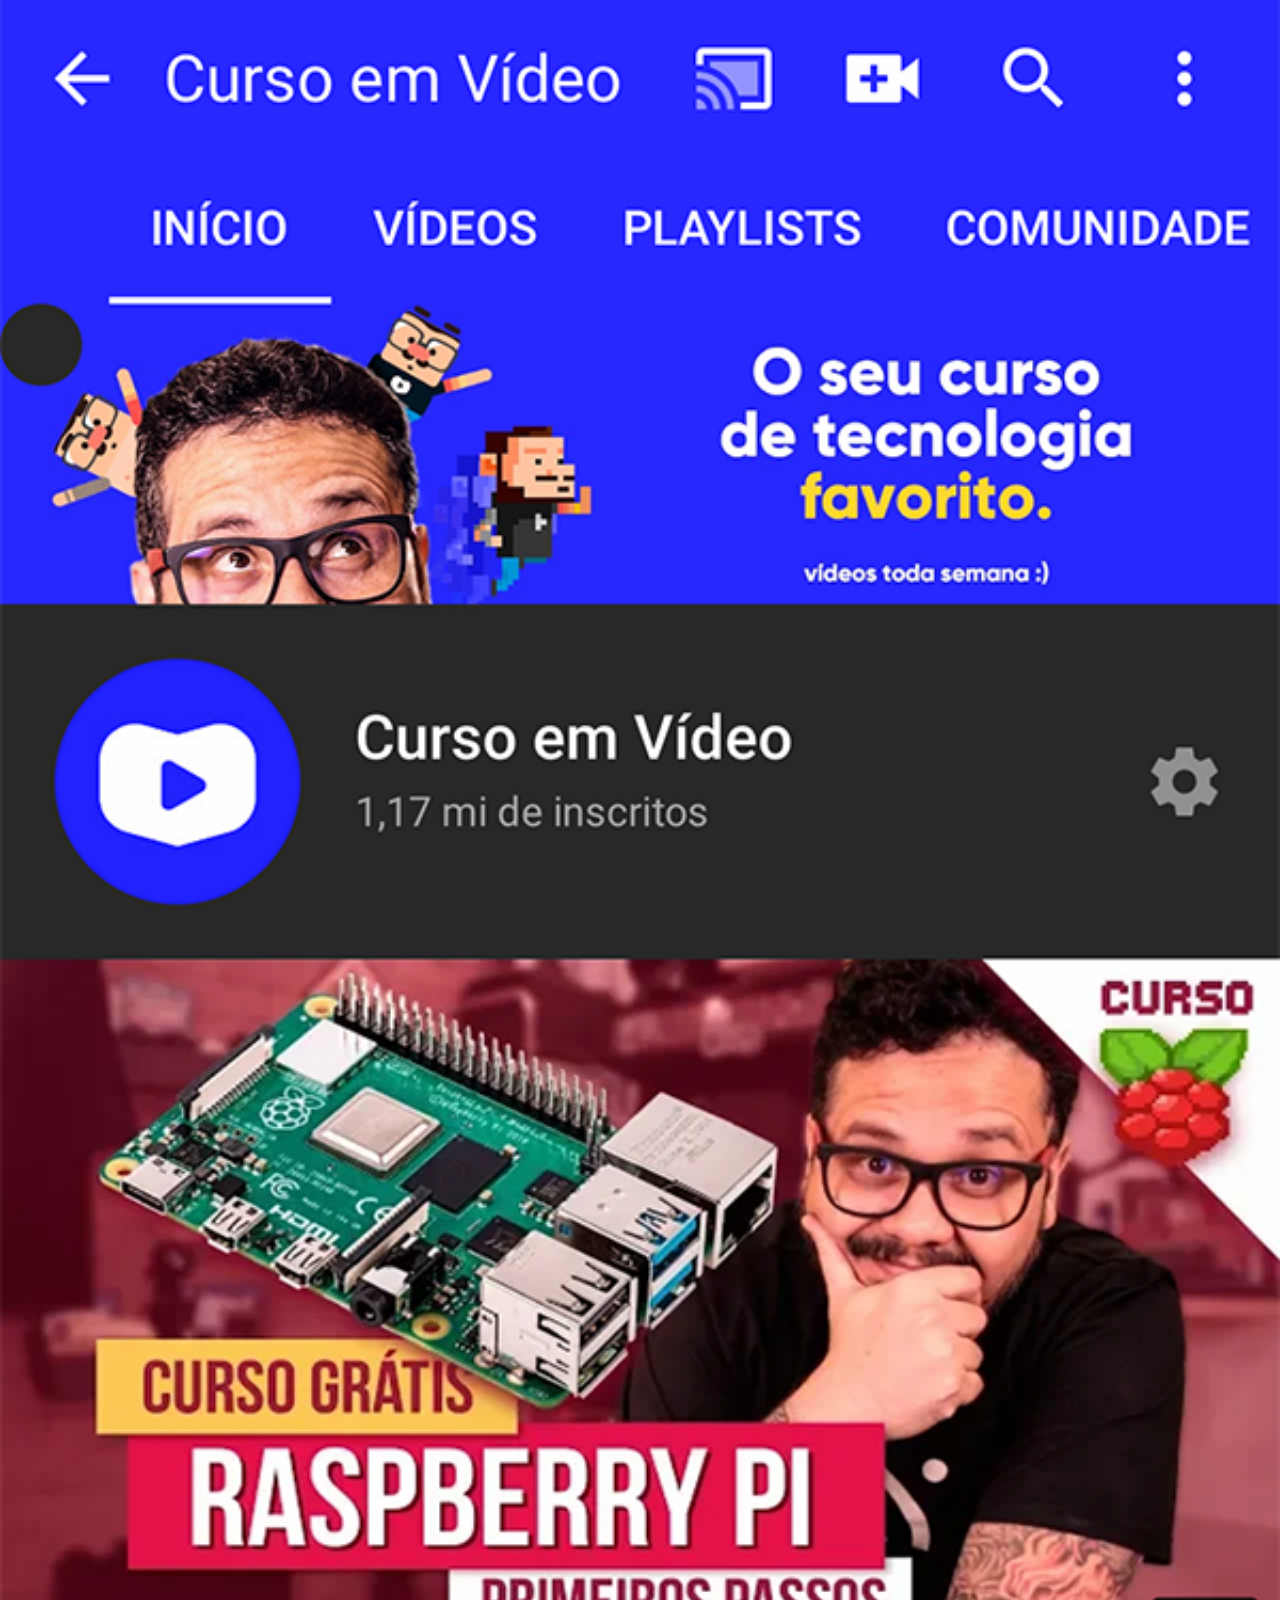
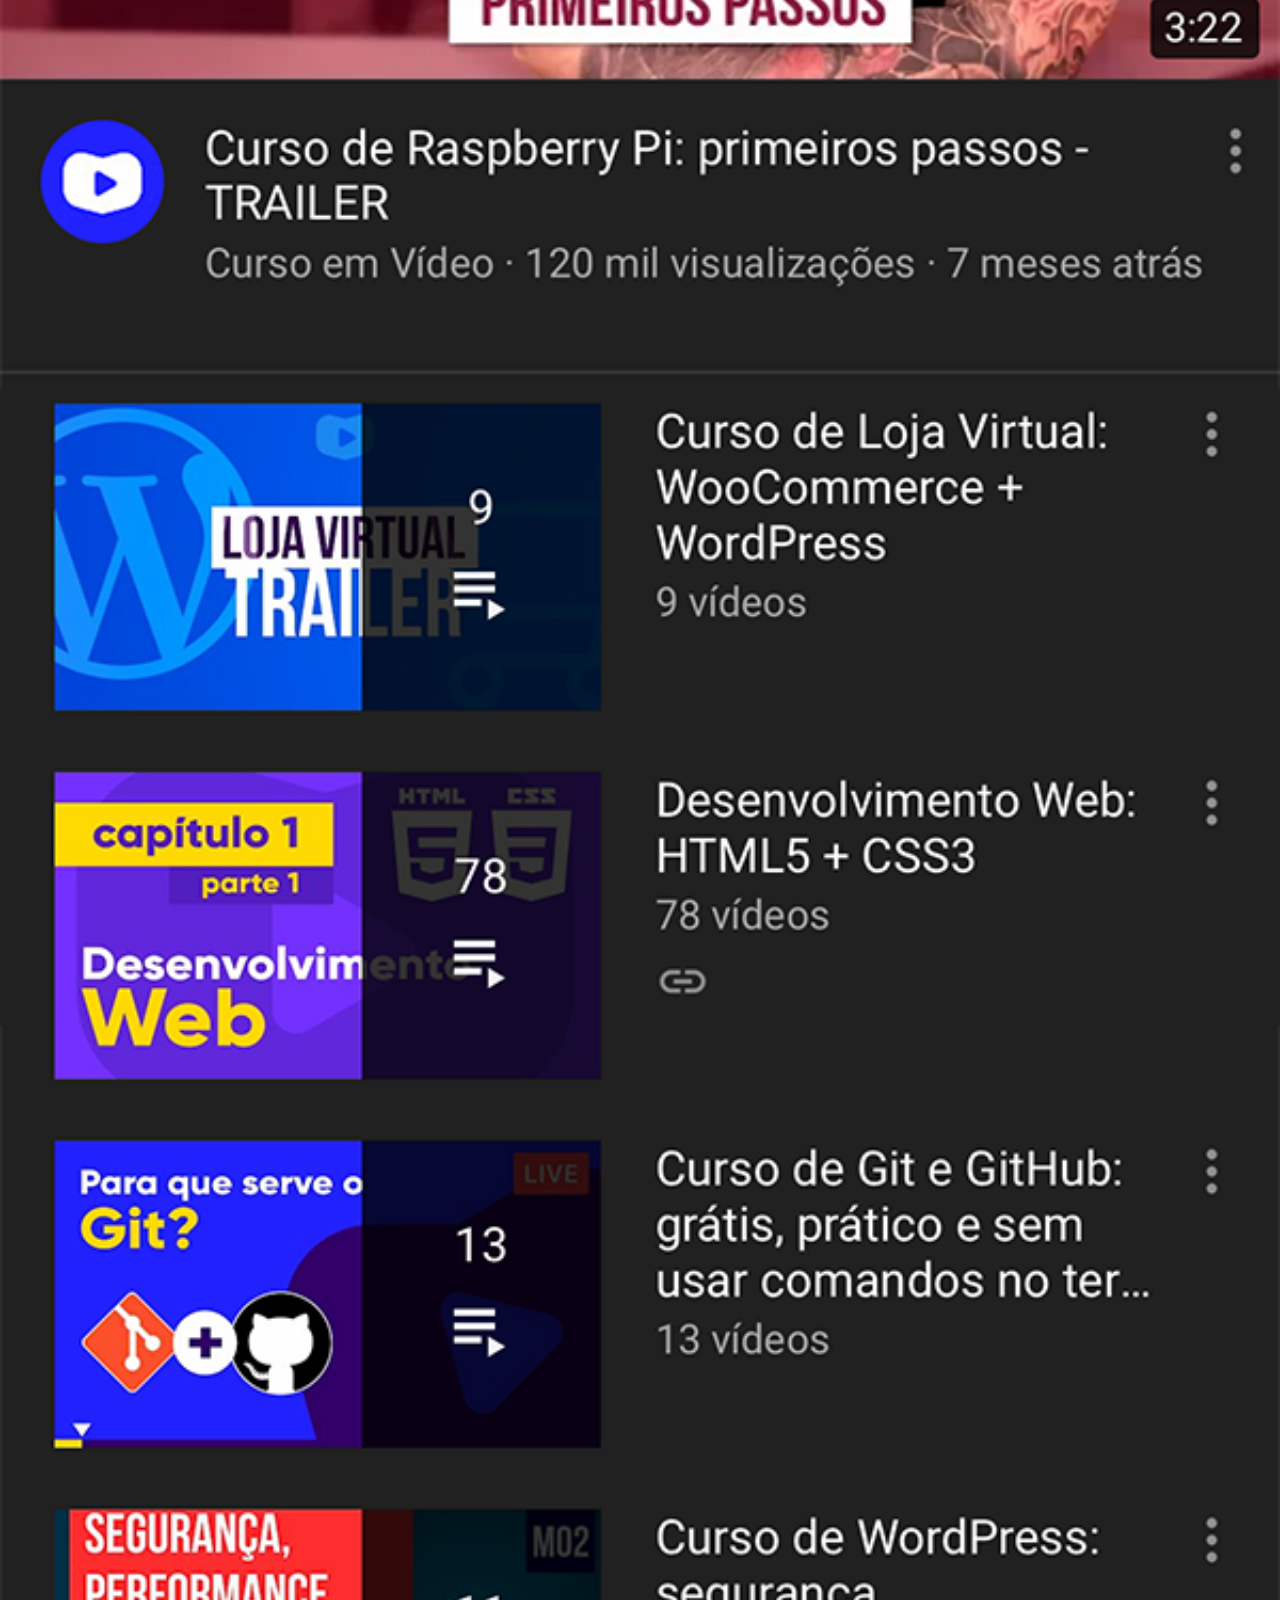
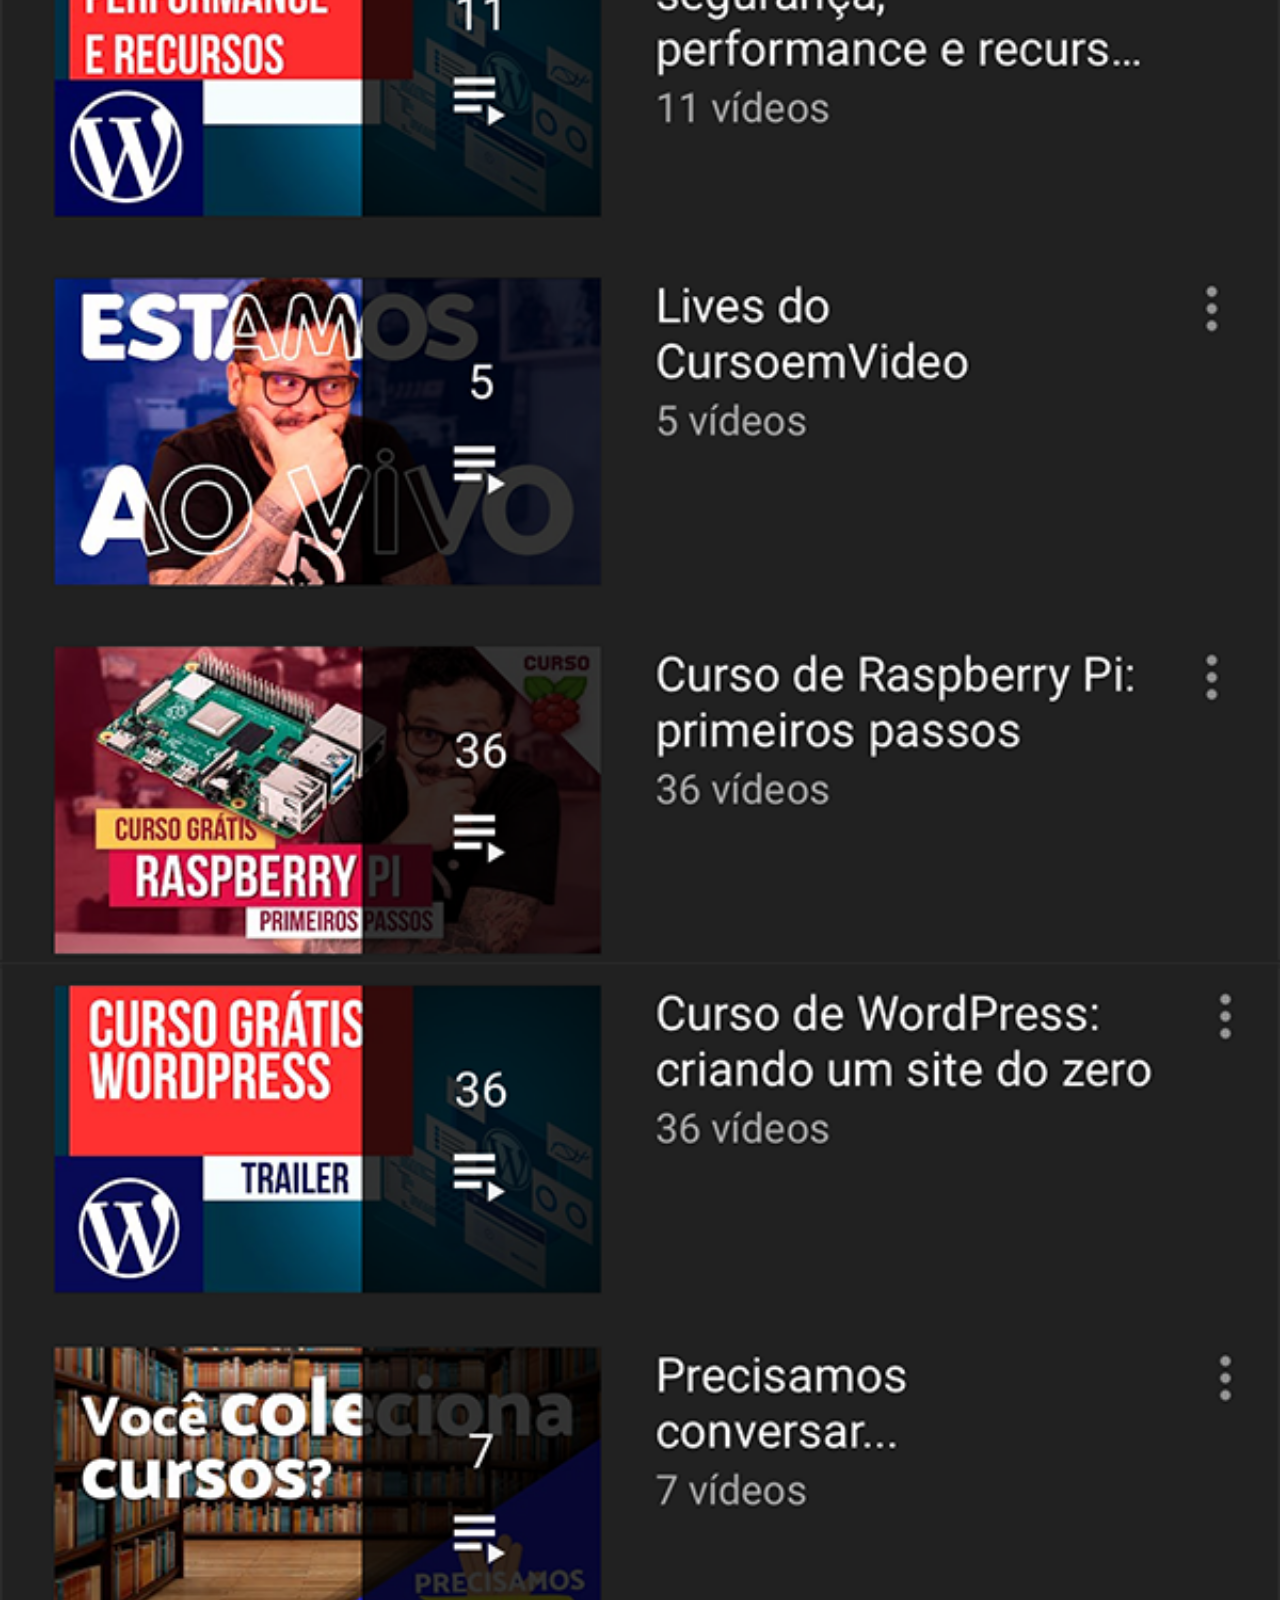
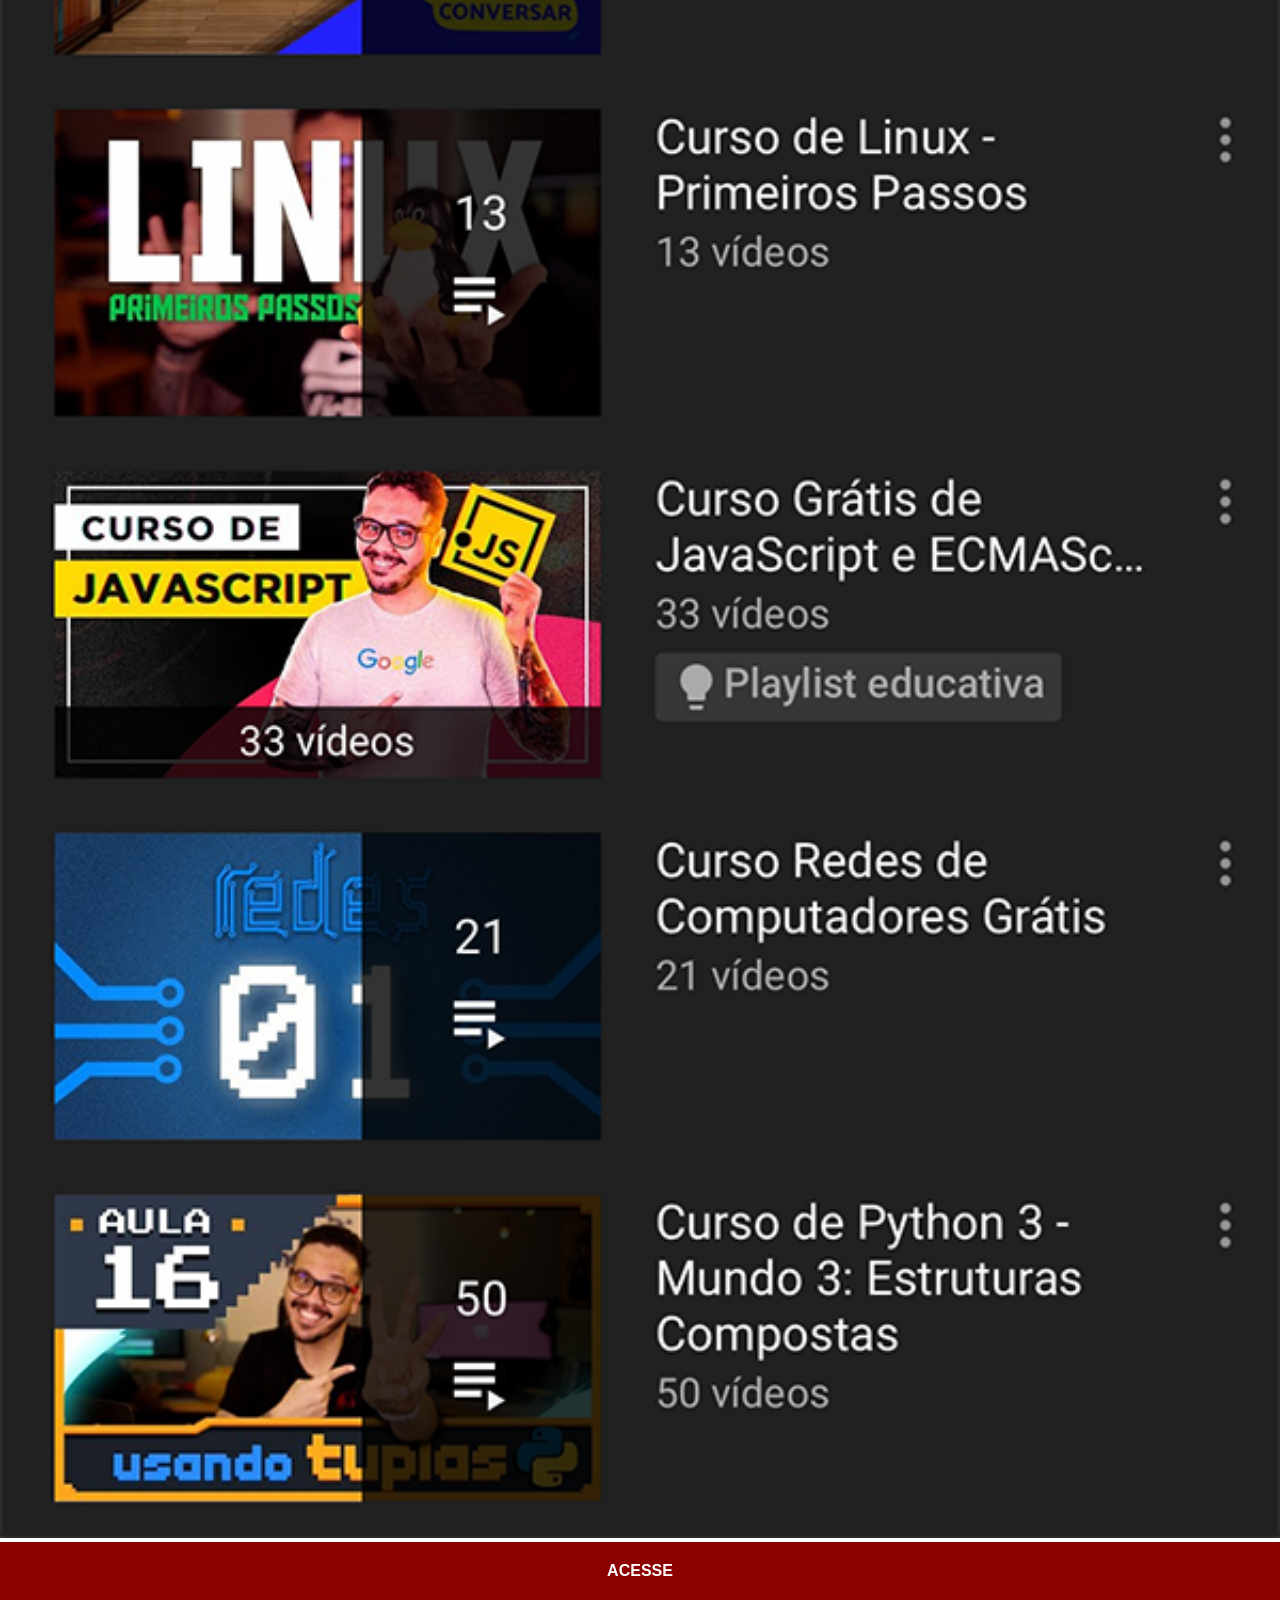
<file: telas/youtube.html>
<!DOCTYPE html>
<html lang="en">
<head>
    <meta charset="UTF-8">
    <meta name="viewport" content="width=device-width, initial-scale=1.0">
    <title>Youtube</title>
    <link rel="stylesheet" href="../estilo/social.css">
</head>
<body>
    <img src="../imagens/tela-youtube.png" alt="YouTube">
    <a href="https://www.youtube.com/@cursoemvideo/playlists" target="_blank">ACESSE</a>
</body>
</html>
</file>
<file: estilo/style.css>
@charset "UTF-8";

:root{
    
}

*{
    margin: 0px;
    padding: 0px;
    font-family: Arial, Helvetica, sans-serif;
}

html, body{
    height: 100vh;
    width: 100vw;
    background-color: black;    
}

body{
    background: url('../imagens/fundo-madeira.jpg') no-repeat top center;
    background-size: cover;
    background-attachment: fixed;
}

main{
    height: 100vh;
    position: relative;
}

#celular{
    position: absolute;
    top: 50%;
    left: 50%;
    transform: translate(-50%, -50%);


    background: url('../imagens/frame-iphone.png') no-repeat;
    height: 627px;
    width: 311px;

}

iframe{
    position: relative;
    top: 80px;
    left: 22px; 
    width: 267px;
    height: 471px;
}

#redes-sociais{
    text-align: right;
}

#redes-sociais img{
    width: 50px;
    margin: 10px;
    border-radius: 50%;
    box-shadow: 2px 2px 5px rgba(0, 0, 0, 0.412);
    box-sizing: border-box;
}

#redes-sociais img:hover{
    border: 2px solid rgba(255, 255, 255, 0.614);    
    transform: translate(-3px, -3px);
    box-shadow: 5px 5px 10px rgba(0, 0, 0, 0.619);
    transition: transform .25s, border 0.5s;
}
</file>
<file: estilo/social.css>
@charset "UTF-8";

*{
    margin: 0px;
    padding: 0px;
    font-family: Arial, Helvetica, sans-serif;
}

::-webkit-scrollbar{
    width: 0px;
    height: 0px;
}

img{
    width: 100vw;

}

a{
    display: block;
    background-color: darkred;
    color: white;
    padding: 20px;
    text-align: center;
    font-weight: bolder;
    text-decoration: none;
}

a:hover{
    background-color: red;
}
</file>
